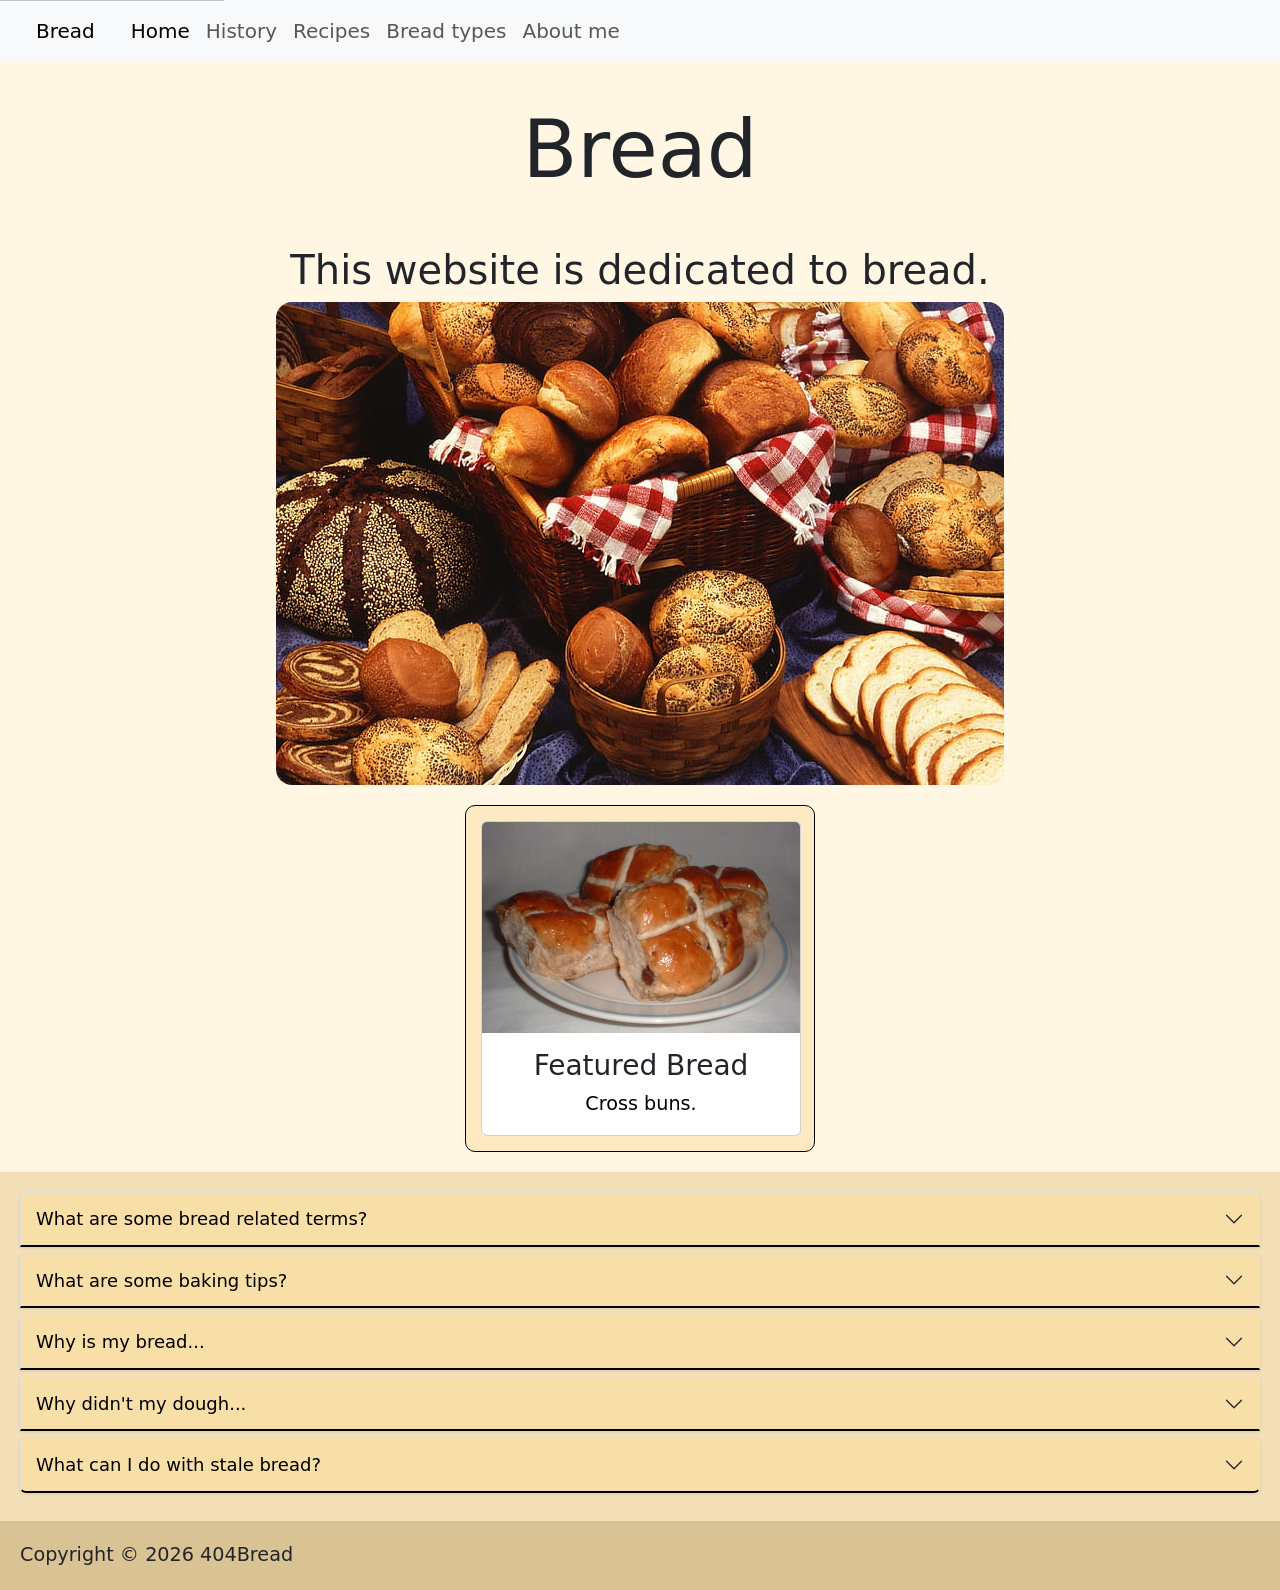
<file: Etusivu/index.html>
<!DOCTYPE html>
    <html lang="en-US"> 
    <head>
      <meta charset="UTF-8">
      <meta name="viewport" content="width=device-width, initial-scale=1">
        <title>Information regarding bread</title>
        <link href="https://cdn.jsdelivr.net/npm/bootstrap@5.3.8/dist/css/bootstrap.min.css" rel="stylesheet" integrity="sha384-sRIl4kxILFvY47J16cr9ZwB07vP4J8+LH7qKQnuqkuIAvNWLzeN8tE5YBujZqJLB" crossorigin="anonymous">
    <script src="https://cdn.jsdelivr.net/npm/bootstrap@5.3.8/dist/js/bootstrap.bundle.min.js" integrity="sha384-FKyoEForCGlyvwx9Hj09JcYn3nv7wiPVlz7YYwJrWVcXK/BmnVDxM+D2scQbITxI" crossorigin="anonymous"></script>
     <link rel="stylesheet" href="style.css">
    </head>
    <body>
        <a href="#main-content" class="skip-link">Skip to main content</a>
        <!-- Navbar -->
           <nav class="navbar navbar-expand-lg navbar-light bg-light">
  <div class="container-fluid">
    <a class="navbar-brand">Bread</a>
    <button class="navbar-toggler" type="button" data-bs-toggle="collapse" data-bs-target="#navbarNav" aria-controls="navbarNav" aria-expanded="false" aria-label="Toggle navigation">
      <span class="navbar-toggler-icon"></span>
    </button>
    <div class="collapse navbar-collapse" id="navbarNav">
      <ul class="navbar-nav me-auto mb-2 mb-lg-0">
        <li class="nav-item"><a class="nav-link active" aria-current="page">Home</a></li>
        <li class="nav-item"><a class="nav-link" href="../historia/history.html">History</a></li>
        <li class="nav-item"><a class="nav-link" href="../Recipes/reseptit.html">Recipes</a></li>
         <li class="nav-item"><a class="nav-link" href="../Breadtypes/types.html">Bread types</a></li>
         <li class="nav-item"><a class="nav-link" href="../Aboutme/aboutme.html">About me</a></li>
      </ul>
    </div>
  </div>
</nav>
<div class="text-center">
<!-- Main -->
   <main id="main-content">
        <section class="hero-section">
        <h1 class="display-1">Bread</h1>
        </section>
        <h2>This website is dedicated to bread.</h2>
        <img src="kuvat/different-breads.jpg" alt="Different types of bread" class="responsive-image img-fluid rounded-4">

</main>

<section class="featured-section">
<div class="card" style="width: 20rem;">
  <img src="breadpics/Hot_cross_buns.jpg" class="card-img-top" alt="Hot cross buns">
  <div class="card-body">
    <h3 class="card-title">Featured Bread</h3>
    <p class="card-text">Cross buns.</p>
    
</div>
  </div>
  </section>
</div>

<section class="faq-section">
<div class="accordion" id="faqAccordion">
  <div class="accordion-item">
    <h3 class="accordion-header">
<button class="accordion-button collapsed" type="button" data-bs-toggle="collapse" data-bs-target="#collapseTerms" aria-expanded="false">    
  <!-- Bread terms -->
    What are some bread related terms?
      </button>
    </h3>
    <div id="collapseTerms" class="accordion-collapse collapse" data-bs-parent="#faqAccordion">
      <div class="accordion-body">
        <strong>There's actually quite a few terms...</strong>
        <ul>
          <li><b>Autolyse</b> = Technique where water and flour are mixed together and allowed to rest before adding other ingredients. This way the dough becomes smoother and requires less mechanical kneading.</li>
                <li><b>Proofing</b> = The stage where bread rises. Bread can under-proof or over-proof based on time. In under-proofing bread hasn't gotten enough fermentation time, while in over-proofing it has gotten too much time.</li>
                <li><b>Scoring</b> = Process where one makes shallow cuts in proofed dough before baking. It prevents random tearing, but it is also used as a way to stylize bread.</li>
                <li><b>Ear</b> = Raised flap of crust, often seen in sourdough breads.</li>
                <li><b>Oven spring</b> = Quick rise and expansion of dough during the first 10-15 minutes of baking, before the crust hardens. Can increase the volume of bread by up to 30%</li>
                <li><b>Baker's percentage (or Baker's Math)</b> = Perhaps not so common term, but still interesting one in my opinion. It's a method of expressing ingredient proportions in baking, all ingredients are expressed as a percentage of the total flour weight:</li>
                </ul>
                <p>E.g., 1000g flour = 100%. 700g water = 70%. Because 700:1000 = 0.7 = 70%.  In baker's math the percentage always goes over 100%</p>

        
      </div>
    </div>
  </div>

  <div class="accordion-item">
    <h3 class="accordion-header">
      <button class="accordion-button collapsed" type="button" data-bs-toggle="collapse" data-bs-target="#collapseTips" aria-expanded="false">
        <!-- Baking tips -->
        What are some baking tips?
      </button>
    </h3>
    <div id="collapseTips" class="accordion-collapse collapse" data-bs-parent="#faqAccordion">
      <div class="accordion-body">
        <strong>Answer</strong>
        <ol type="1">
  <li>
    Measuring ingredients is the most important thing when baking.
    <ol type="a">
      <li>Too much flour makes the bread dry.</li>
      <li>Too much yeast causes dough to rise too quickly.</li>
      <li>Too much water causes the bread to flatten.</li>
    </ol>
  </li>
  <li>
    Timing is also important. Besides the cooking time, allowing the bread to rise is important.
    <ol type="a">
      <li>Sourdoughs are usually slightly underproofed.</li>
      <li>Focaccia doesn't care about longer proofing.</li>
    </ol>
  </li>
</ol>
      </div>
    </div>
  
  </div>
  
 <div class="accordion-item">
    <h3 class="accordion-header">
      <button class="accordion-button collapsed" type="button" data-bs-toggle="collapse" data-bs-target="#collapseQuestions" aria-expanded="false">
        <!-- Bread related questions -->
        Why is my bread...
      </button>
    </h3>
    <div id="collapseQuestions" class="accordion-collapse collapse" data-bs-parent="#faqAccordion">
      <div class="accordion-body">
     <ul>
            <li>
            <strong>Q: Why is my bread hollow inside?</strong>
            <p>A: Most likely the bread is under-proofed. This can lead to a dense and hollow interior.</p>
            </li>
                <li><strong>Q: Why is my bread flat?</strong>
                <p>A: This can happen if the bread is over-proofed.</p>
                </li>
                <li><strong>Q: Why is my bread gummy?</strong>
                <p>A: The bread is most likely under-baked, underfermented or there's too much moisture in the dough.</p>
                </li>
                <li><strong>Q: Why is my bread hard after baking?</strong>
                <p>A: The bread is probably over-baked or the oven temperature was too high.</p>
                </li>
    </ul>
</div>
      </div>
</div>
<div class="accordion-item">
    <h3 class="accordion-header">
      <button class="accordion-button collapsed" type="button" data-bs-toggle="collapse" data-bs-target="#collapseDoughQuestions" aria-expanded="false">
        <!-- Dough related questions -->
        Why didn't my dough...
        </button>
        </h3>
       <div id="collapseDoughQuestions" class="accordion-collapse collapse" data-bs-parent="#faqAccordion">
      <div class="accordion-body">
      <ul>
        <li>
          <strong>Q: Why didn't my dough rise?</strong>
          <p>A: The most common causes for this are expired or dead yeast, and liquid that is too cold or hot.</p>
        </li>
        <li>
          <strong>Q: Why didn't my dough stretch?</strong>
          <p>A: The lack of stretching can be caused by low hydration, over-kneading, wrong flour type or inadequate resting time.</p>
        </li>
       <li>
        <strong>Q: Why didn't my dough brown?</strong>
        <p>A: The dough fails to brown if the oven temperature is too low, or the dough is either over-proofed or under-proofed.</p>
       </li> 
      </ul>
      </div>
    </div>
    </div>
    <div class="accordion-item">
    <h3 class="accordion-header">
      <button class="accordion-button collapsed" type="button" data-bs-toggle="collapse" data-bs-target="#collapseStaleBread" aria-expanded="false">
        <!-- Stale bread related questions -->
        What can I do with stale bread?
        </button>
        </h3>
       <div id="collapseStaleBread" class="accordion-collapse collapse" data-bs-parent="#faqAccordion">
      <div class="accordion-body">
        <ul>
          <strong>Here's a few ideas on what you can do with stale bread:</strong>
          <li>Cut it to make crutons.</li>
          <li>Crumble it for bread crumbs, which can be used to coat fried foods.</li>
          <li>Dip it in fondue.</li>
          <li>Make french toast.</li>
          <p>You can also try to revive it. One way is to moisten it with water and reheating it in the oven. </p>
        </ul>
        </div>
        </div>
        </div>
</div>
</section>
<!-- Footer -->
<footer class="footer-section">Copyright © 2026 404Bread</footer>
  </body>
  </html>
</file>
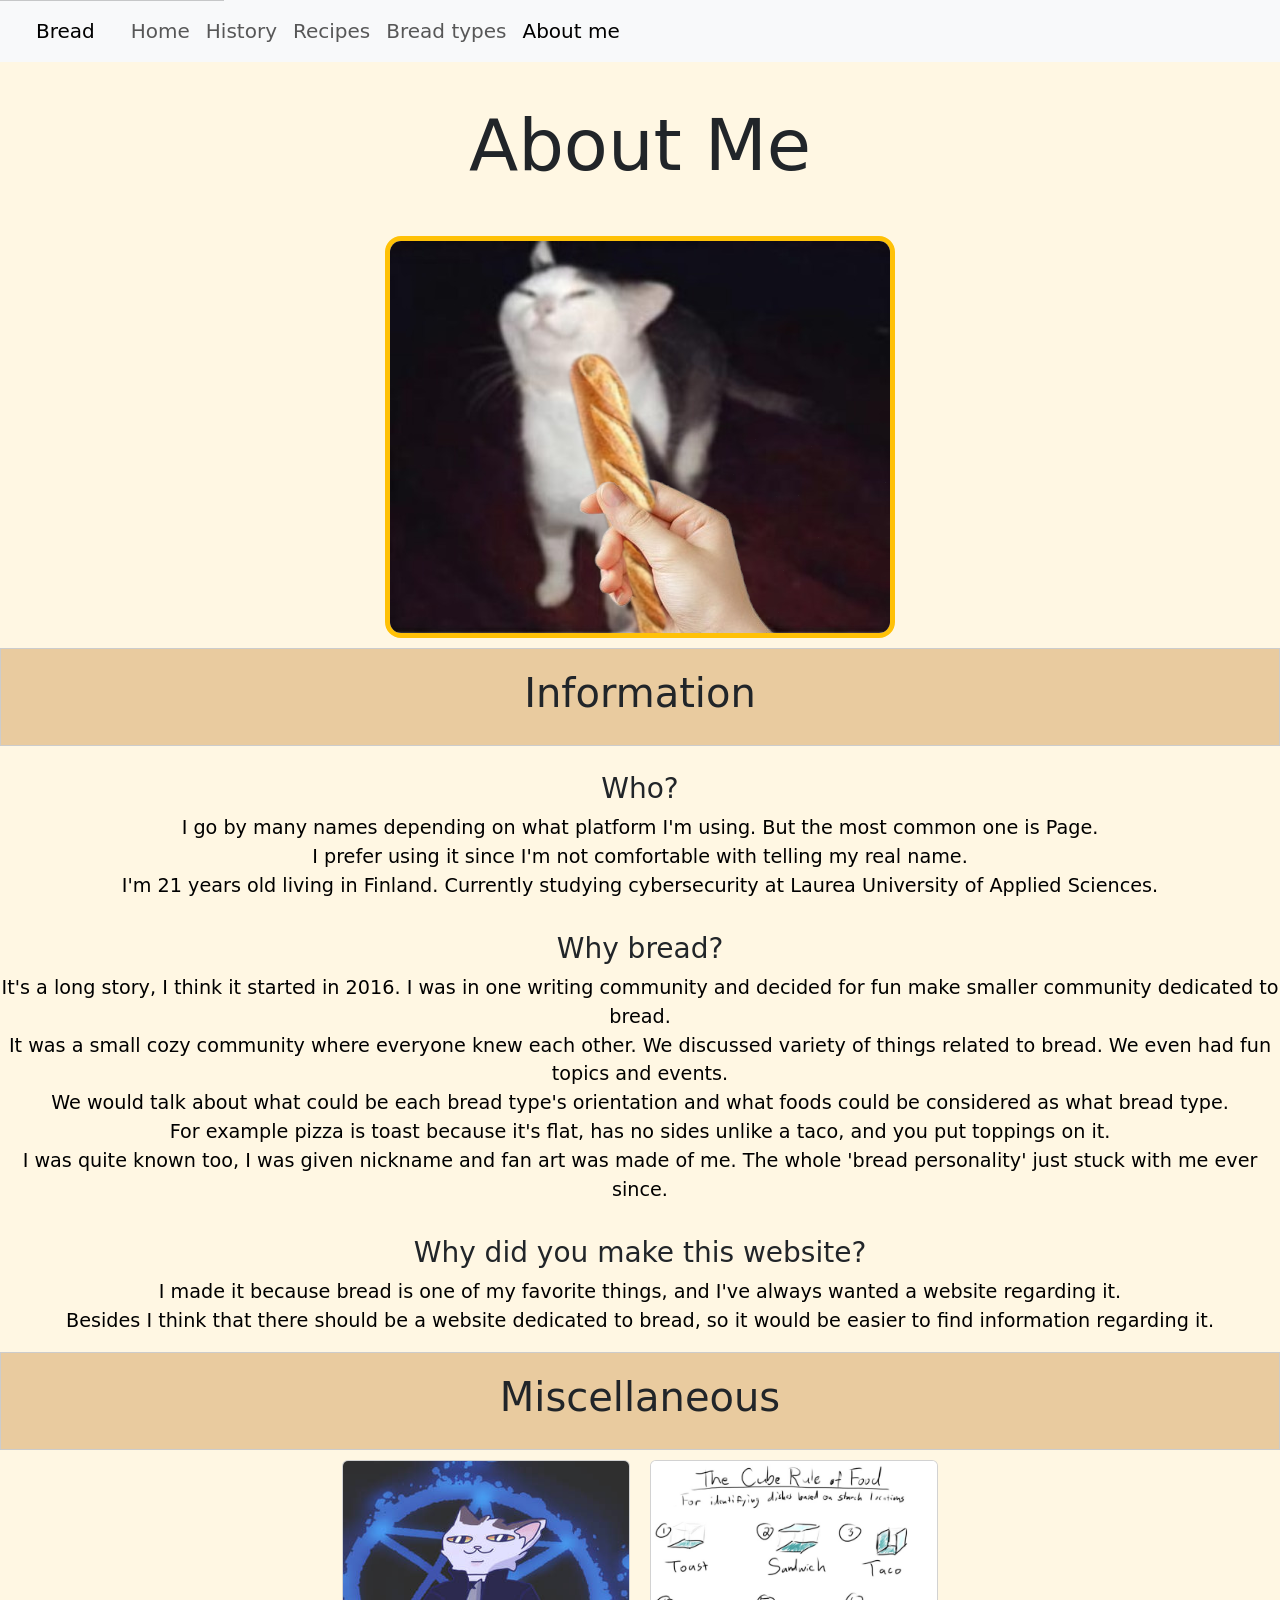
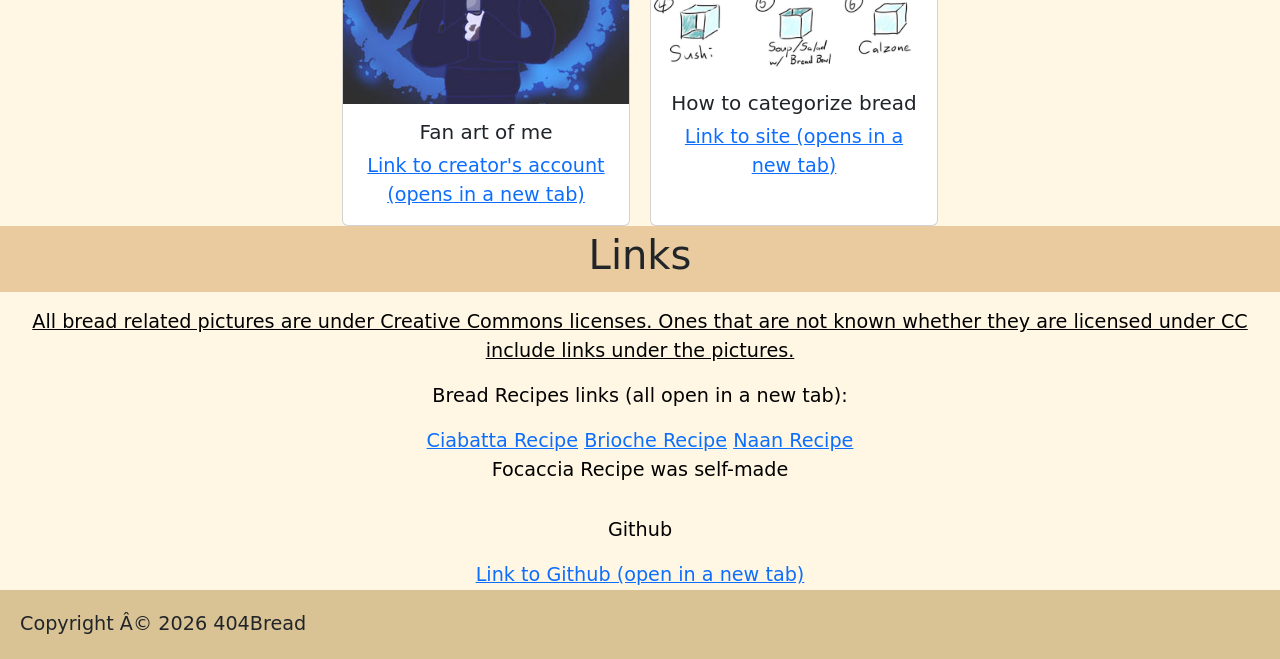
<file: About me/aboutme.html>
<!DOCTYPE html>
    <html lang="en-US"> 
    <head>
      <meta name="viewport" content="width=device-width, initial-scale=1">
        <title>About Me</title>
        <link href="https://cdn.jsdelivr.net/npm/bootstrap@5.3.8/dist/css/bootstrap.min.css" rel="stylesheet" integrity="sha384-sRIl4kxILFvY47J16cr9ZwB07vP4J8+LH7qKQnuqkuIAvNWLzeN8tE5YBujZqJLB" crossorigin="anonymous">
    <script src="https://cdn.jsdelivr.net/npm/bootstrap@5.3.8/dist/js/bootstrap.bundle.min.js" integrity="sha384-FKyoEForCGlyvwx9Hj09JcYn3nv7wiPVlz7YYwJrWVcXK/BmnVDxM+D2scQbITxI" crossorigin="anonymous"></script>
     <link rel="stylesheet" href="aboutme.css">
    </head>
    <body>
        <a href="#main-content" class="skip-link">Skip to main content</a>
           <nav class="navbar navbar-expand-lg navbar-light bg-light">
  <div class="container-fluid">
    <a class="navbar-brand nav-link" href="../Etusivu/">Bread</a>
    <button class="navbar-toggler" type="button" data-bs-toggle="collapse" data-bs-target="#navbarNav" aria-controls="navbarNav" aria-expanded="false" aria-label="Toggle navigation">
      <span class="navbar-toggler-icon"></span>
    </button>
    <div class="collapse navbar-collapse" id="navbarNav">
      <ul class="navbar-nav me-auto mb-2 mb-lg-0">
        <li class="nav-item"><a class="nav-link" href="../Etusivu/">Home</a></li>
        <li class="nav-item"><a class="nav-link" href="../historia/history.html">History</a></li>
        <li class="nav-item"><a class="nav-link" href="../Recipes/reseptit.html">Recipes</a></li>
         <li class="nav-item"><a class="nav-link" href="../Breadtypes/types.html">Bread types</a></li>
        <li class="nav-item"><a class="nav-link active" aria-current="page">About me</a></li>
      </ul>
    </div>
  </div>
</nav>
 <main id="main-content">
<div class="text-center">
   
<section class="hero-section">
  <h1>About Me</h1>
  </section>    
  <img src="aboutmepics/bread cat.png" alt="Hand pointing a baguette at a cat" class="responsive-image img-fluid rounded-4 border border-warning border-5">
    
    </div>
    <div class="content-box text-center">
        <h2>Information</h2>
        </div>
       <div class="grid text-center">
         <div class="p-2"> </div>
        <div class="box1">
            <h3>Who?</h3>
            <p>I go by many names depending on what platform I'm using. But the most common one is Page. <br>
                I prefer using it since I'm not comfortable with telling my real name. <br>
                I'm 21 years old living in Finland. Currently studying cybersecurity at Laurea University of Applied Sciences.</p>
        </div>
         <div class="p-2"> </div>
        <div class="box2">
            <h3>Why bread?</h3>
            <p>It's a long story, I think it started in 2016. I was in one writing community and decided for fun make smaller community dedicated to bread.<br>
            It was a small cozy community where everyone knew each other. We discussed variety of things related to bread. We even had fun topics and events. <br>
        We would talk about what could be each bread type's orientation and what foods could be considered as what bread type. <br>
        For example pizza is toast because it's flat, has no sides unlike a taco, and you put toppings on it.<br>
        I was quite known too, I was given nickname and fan art was made of me. The whole 'bread personality' just stuck with me ever since.
    </p>
        </div>
         <div class="p-2"> </div>
        <div class="box3">
            <h3>Why did you make this website?</h3>
            <p>I made it because bread is one of my favorite things, and I've always wanted a website regarding it. <br>
            Besides I think that there should be a website dedicated to bread, so it would be easier to find information regarding it.
            </p>
            
        </div>
        
     <div class="content-box text-center">
        <h2>Miscellaneous</h2>
     </div>
<section class="Miscellaneous-section">
<div class="card" style="width: 18rem;">
  <img src="aboutmepics/stabby_cat_by_0bsidiancricket_dddq3vu-375w.jpg" class="card-img-top" alt="Stabby cat with a knife in its paw">
  <div class="card-body">
    <h5 class="card-title">Fan art of me</h5>
        <a href="https://www.deviantart.com/0bsidiancricket/art/Stabby-Cat-809113386" target="_blank" rel="noopener noreferrer" class="card-link">Link to creator's account (opens in a new tab)</a>
    
  
</div>

  </div>
 
  <div class="card" style="width: 18rem;">
  <img src="aboutmepics/15_cube_rule.jpg" class="card-img-top" alt="The Cube Rule of Food">
  <div class="card-body">
    <h5 class="card-title">How to categorize bread</h5>
        <a href="https://cuberule.com/" target="_blank" rel="noopener noreferrer" class="card-link">Link to site (opens in a new tab)</a>
  </div>
  </div>
</section>
</div>
     <div class="content-box-1 text-center">
        <h2>Links</h2>
        </div>
         <div class="p-2"> </div>
        <section class="Links-section text-center">
        <p class="text-decoration-underline fw-medium">All bread related pictures are under Creative Commons licenses. Ones that are not known whether they are licensed under CC include links under the pictures.</p>
        <p>Bread Recipes links (all open in a new tab):</p>
        <a href="https://www.k-ruoka.fi/reseptit/ciabatta-italialainen-leipa-suomalaiseen-tapaan" target="_blank" rel="noopener noreferrer">Ciabatta Recipe</a>
        <a href="https://www.valio.fi/reseptit/briossit/" target="_blank" rel="noopener noreferrer">Brioche Recipe</a>
        <a href="https://www.k-ruoka.fi/reseptit/naanleipa" target="_blank" rel="noopener noreferrer">Naan Recipe</a>
        
        
        <p>Focaccia Recipe was self-made</p>
         <div class="p-2"> </div>
     
        <p>Github</p> 
        <a href="https://github.com/404Bread" target="_blank" rel="noopener noreferrer">Link to Github (open in a new tab)</a>
     </section>    
  </main>
    <footer class="footer-section">Copyright © 2026 404Bread</footer>
</body>
</html>
</file>
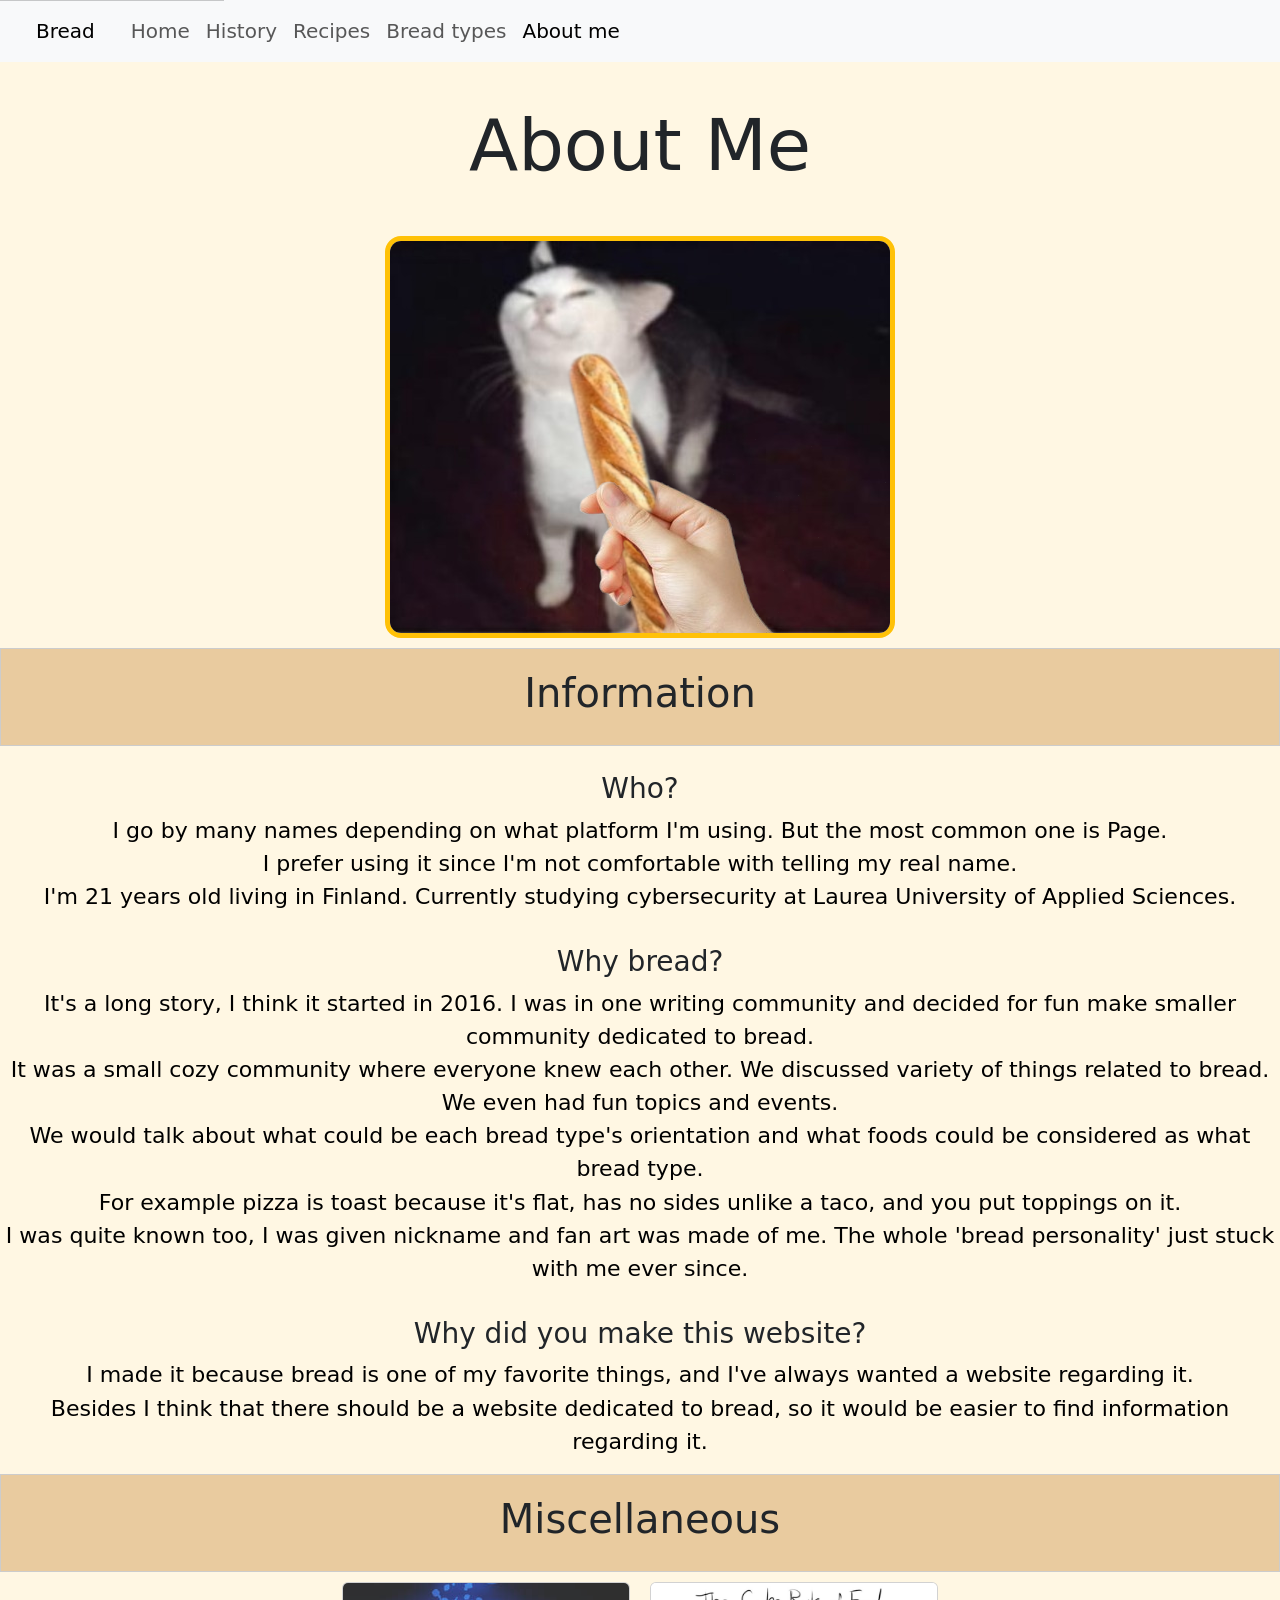
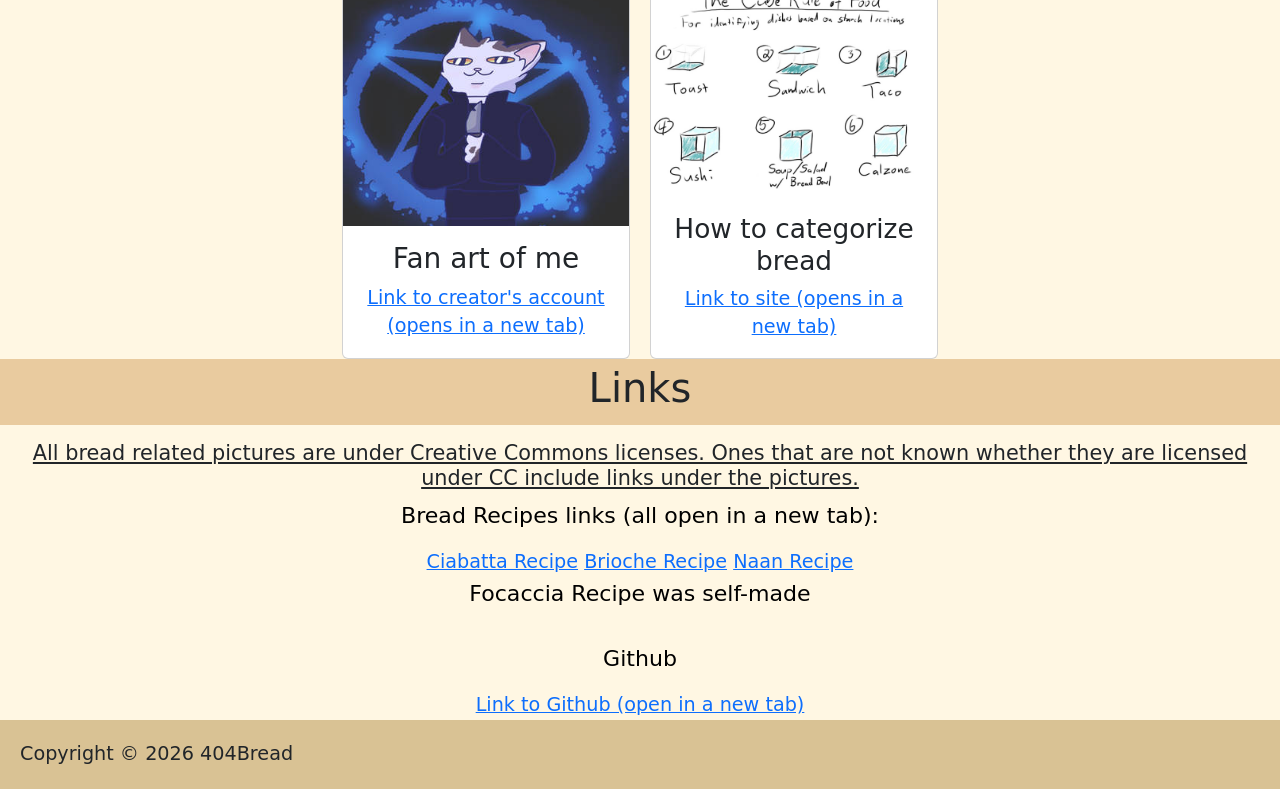
<file: Aboutme/aboutme.html>
<!DOCTYPE html>
    <html lang="en-US"> 
    <head>
      <meta charset="UTF-8">
      <meta name="viewport" content="width=device-width, initial-scale=1">
        <title>About Me</title>
        <link href="https://cdn.jsdelivr.net/npm/bootstrap@5.3.8/dist/css/bootstrap.min.css" rel="stylesheet" integrity="sha384-sRIl4kxILFvY47J16cr9ZwB07vP4J8+LH7qKQnuqkuIAvNWLzeN8tE5YBujZqJLB" crossorigin="anonymous">
    <script src="https://cdn.jsdelivr.net/npm/bootstrap@5.3.8/dist/js/bootstrap.bundle.min.js" integrity="sha384-FKyoEForCGlyvwx9Hj09JcYn3nv7wiPVlz7YYwJrWVcXK/BmnVDxM+D2scQbITxI" crossorigin="anonymous"></script>
     <link rel="stylesheet" href="aboutme.css">
    </head>
    <body>
        <a href="#main-content" class="skip-link">Skip to main content</a>
        <!-- Navbar -->
           <nav class="navbar navbar-expand-lg navbar-light bg-light">
  <div class="container-fluid">
    <a class="navbar-brand nav-link" href="../Etusivu/">Bread</a>
    <button class="navbar-toggler" type="button" data-bs-toggle="collapse" data-bs-target="#navbarNav" aria-controls="navbarNav" aria-expanded="false" aria-label="Toggle navigation">
      <span class="navbar-toggler-icon"></span>
    </button>
    <div class="collapse navbar-collapse" id="navbarNav">
      <ul class="navbar-nav me-auto mb-2 mb-lg-0">
        <li class="nav-item"><a class="nav-link" href="../Etusivu/">Home</a></li>
        <li class="nav-item"><a class="nav-link" href="../historia/history.html">History</a></li>
        <li class="nav-item"><a class="nav-link" href="../Recipes/reseptit.html">Recipes</a></li>
         <li class="nav-item"><a class="nav-link" href="../Breadtypes/types.html">Bread types</a></li>
        <li class="nav-item"><a class="nav-link active" aria-current="page">About me</a></li>
      </ul>
    </div>
  </div>
</nav>
<!-- Main -->
 <main id="main-content">
<div class="text-center">
   
<section class="hero-section">
  <h1>About Me</h1>
  </section>    
  <img src="aboutmepics/bread_cat.png" alt="Hand pointing a baguette at a cat" class="responsive-image img-fluid rounded-4 border border-warning border-5">
    
    </div>
    <!-- Information -->
    <div class="content-box text-center">
        <h2>Information</h2>
        </div>
       <div class="grid text-center">
         <div class="p-2"> </div>
        <div class="box1">
            <h3>Who?</h3>
            <p>I go by many names depending on what platform I'm using. But the most common one is Page. <br>
                I prefer using it since I'm not comfortable with telling my real name. <br>
                I'm 21 years old living in Finland. Currently studying cybersecurity at Laurea University of Applied Sciences.</p>
        </div>
         <div class="p-2"> </div>
        <div class="box2">
            <h3>Why bread?</h3>
            <p>It's a long story, I think it started in 2016. I was in one writing community and decided for fun make smaller community dedicated to bread.<br>
            It was a small cozy community where everyone knew each other. We discussed variety of things related to bread. We even had fun topics and events. <br>
        We would talk about what could be each bread type's orientation and what foods could be considered as what bread type. <br>
        For example pizza is toast because it's flat, has no sides unlike a taco, and you put toppings on it.<br>
        I was quite known too, I was given nickname and fan art was made of me. The whole 'bread personality' just stuck with me ever since.
    </p>
        </div>
         <div class="p-2"> </div>
        <div class="box3">
            <h3>Why did you make this website?</h3>
            <p>I made it because bread is one of my favorite things, and I've always wanted a website regarding it. <br>
            Besides I think that there should be a website dedicated to bread, so it would be easier to find information regarding it.
            </p>
            
        </div>
        <!-- Miscellaneous -->
     <div class="content-box text-center">
        <h2>Miscellaneous</h2>
     </div>
<section class="Miscellaneous-section">
<div class="card" style="width: 18rem;">
  <img src="aboutmepics/stabby_cat_by_0bsidiancricket_dddq3vu-375w.jpg" class="card-img-top" alt="Stabby cat with a knife in its paw">
  <div class="card-body">
    <h3 class="card-title">Fan art of me</h3>
        <a href="https://www.deviantart.com/0bsidiancricket/art/Stabby-Cat-809113386" target="_blank" rel="noopener noreferrer" class="card-link">Link to creator's account (opens in a new tab)</a>
    
  
</div>

  </div>
 <!-- How to categorize bread -->

  <div class="card" style="width: 18rem;">
  <img src="aboutmepics/15_cube_rule.jpg" class="card-img-top" alt="The Cube Rule of Food">
  <div class="card-body">
    <h4 class="card-title categorize-bread">How to categorize bread</h4>
        <a href="https://cuberule.com/" target="_blank" rel="noopener noreferrer" class="card-link">Link to site (opens in a new tab)</a>
  </div>
  </div>
</section>
</div>
 <!-- Links -->

     <div class="content-box-1 text-center">
        <h2>Links</h2>
        </div>
         <div class="p-2"> </div>
        <section class="Links-section text-center">
        <h3 class="text-decoration-underline fw-medium CC-title">All bread related pictures are under Creative Commons licenses. Ones that are not known whether they are licensed under CC include links under the pictures.</h3>
        <p>Bread Recipes links (all open in a new tab):</p>
        <a href="https://www.k-ruoka.fi/reseptit/ciabatta-italialainen-leipa-suomalaiseen-tapaan" target="_blank" rel="noopener noreferrer">Ciabatta Recipe</a>
        <a href="https://www.valio.fi/reseptit/briossit/" target="_blank" rel="noopener noreferrer">Brioche Recipe</a>
        <a href="https://www.k-ruoka.fi/reseptit/naanleipa" target="_blank" rel="noopener noreferrer">Naan Recipe</a>
        
        
        <p>Focaccia Recipe was self-made</p>
         <div class="p-2"> </div>
     
        <p>Github</p> 
        <a href="https://github.com/404Bread" target="_blank" rel="noopener noreferrer">Link to Github (open in a new tab)</a>
     </section>    
  </main>
  <!-- Footer -->
    <footer class="footer-section">Copyright © 2026 404Bread</footer>
</body>
</html>
</file>
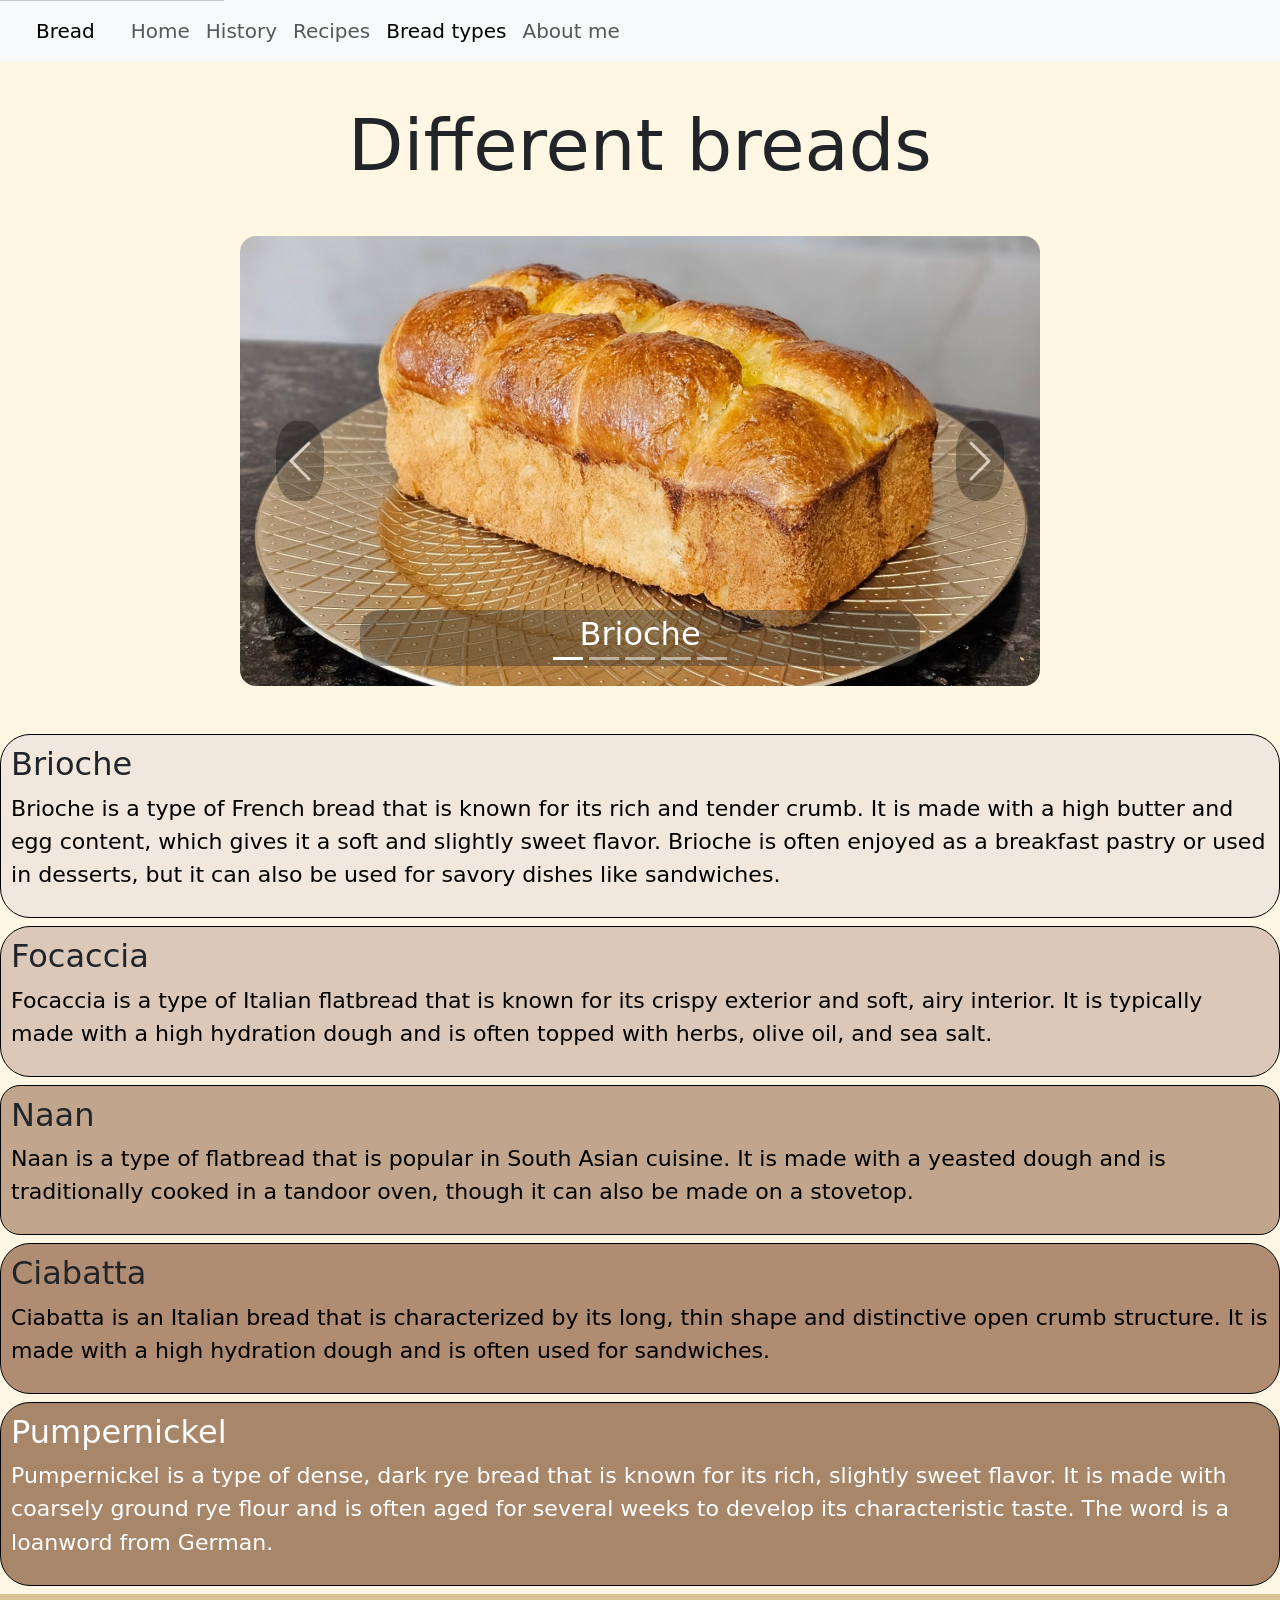
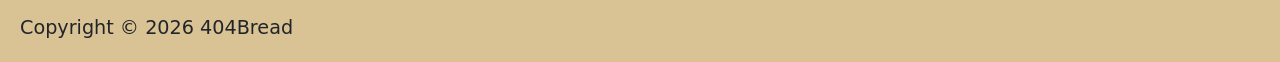
<file: Breadtypes/types.html>
<!DOCTYPE html>
    <html lang="en-US"> 
    <head>
      <meta charset="UTF-8">
      <meta name="viewport" content="width=device-width, initial-scale=1">
        <title>Bread Types</title>
        <link href="https://cdn.jsdelivr.net/npm/bootstrap@5.3.8/dist/css/bootstrap.min.css" rel="stylesheet" integrity="sha384-sRIl4kxILFvY47J16cr9ZwB07vP4J8+LH7qKQnuqkuIAvNWLzeN8tE5YBujZqJLB" crossorigin="anonymous">
    <script src="https://cdn.jsdelivr.net/npm/bootstrap@5.3.8/dist/js/bootstrap.bundle.min.js" integrity="sha384-FKyoEForCGlyvwx9Hj09JcYn3nv7wiPVlz7YYwJrWVcXK/BmnVDxM+D2scQbITxI" crossorigin="anonymous"></script>
    <link rel="stylesheet" href="types.css">
    </head>
    <body>
      <a href="#main-content" class="skip-link">Skip to main content</a>
      <!-- Navbar -->
           <nav class="navbar navbar-expand-lg navbar-light bg-light">
  <div class="container-fluid">
    <a class="navbar-brand nav-link" href="../Etusivu/">Bread</a>
    <button class="navbar-toggler" type="button" data-bs-toggle="collapse" data-bs-target="#navbarNav" aria-controls="navbarNav" aria-expanded="false" aria-label="Toggle navigation">
      <span class="navbar-toggler-icon"></span>
    </button>
    <div class="collapse navbar-collapse" id="navbarNav">
      <ul class="navbar-nav me-auto mb-2 mb-lg-0">
        <li class="nav-item"><a class="nav-link" href="../Etusivu/">Home</a></li>
        <li class="nav-item"><a class="nav-link" href="../historia/history.html">History</a></li>
        <li class="nav-item"><a class="nav-link" href="../Recipes/reseptit.html">Recipes</a></li>
         <li class="nav-item"><a class="nav-link active" aria-current="page">Bread types</a></li>
         <li class="nav-item"><a class="nav-link" href="../Aboutme/aboutme.html">About me</a></li>
      </ul>
    </div>
  </div>
</nav>
<div class="text-center">
  <section class="hero-section">
        <h1>Different breads</h1>
</section>
</div>
<!-- Main -->
  <main id="main-content">
<!-- Carousel buttons and slides -->
    <div class="carousel-wrapper">
    <div id="carouselExampleCaptions" class="carousel slide">
  <div class="carousel-indicators">
    <button type="button" data-bs-target="#carouselExampleCaptions" data-bs-slide-to="0" class="active" aria-current="true" aria-label="Slide 1"></button>
    <button type="button" data-bs-target="#carouselExampleCaptions" data-bs-slide-to="1" aria-label="Slide 2"></button>
    <button type="button" data-bs-target="#carouselExampleCaptions" data-bs-slide-to="2" aria-label="Slide 3"></button>
    <button type="button" data-bs-target="#carouselExampleCaptions" data-bs-slide-to="3" aria-label="Slide 4"></button>
    <button type="button" data-bs-target="#carouselExampleCaptions" data-bs-slide-to="4" aria-label="Slide 5"></button>

  </div>
  <!-- Carousel Brioche -->
  <div class="carousel-inner">
    <div class="carousel-item active">
      <img src="breadpics/Brioche.jpg" class="d-block w-100 rounded-4 mx-auto" alt="Loaf of brioche on a round tray">
      <div class="carousel-caption d-none d-md-block">
        <h2>Brioche</h2>
      </div>
    </div>
    <!-- Carousel Focaccia -->
    <div class="carousel-item">
      <img src="breadpics/Focaccia.jpg" class="d-block w-100 rounded-5 mx-auto" alt="Focaccia with sea salt and herbs on top">
      <div class="carousel-caption d-none d-md-block">
        <h2>Focaccia</h2>
      </div>
    </div>
    <!-- Carousel Naan -->
    <div class="carousel-item">
      <img src="breadpics/Naan.jpg" class="d-block w-100 rounded-5 mx-auto" alt="Loaves of naan bread on a plate">
      <div class="carousel-caption d-none d-md-block">
        <h2>Naan</h2>
      </div>
    </div>
    <!-- Carousel Ciabatta -->
     <div class="carousel-item">
      <img src="breadpics/Ciabatta.jpg" class="d-block w-100 rounded-5 mx-auto" alt="Two ciabattas with few slices cut on the side">
      <div class="carousel-caption d-none d-md-block">
        <h2>Ciabatta</h2>
      </div>
    </div>
    <!-- Carousel Pumpernickel -->
  <div class="carousel-item">
      <img src="breadpics/pumpernickel.jpg" class="d-block w-100 rounded-5 mx-auto" alt="Three slices of pumpernickel bread">
      <div class="carousel-caption d-none d-md-block">
        <h2>Pumpernickel</h2>
      </div>
    </div>
  </div>
  <!-- Previous button -->
  <button class="carousel-control-prev" type="button" data-bs-target="#carouselExampleCaptions" data-bs-slide="prev">
    <span class="carousel-control-prev-icon" aria-hidden="true"></span>
    <span class="visually-hidden">Previous</span>
  </button>
  <!-- Next button -->
  <button class="carousel-control-next" type="button" data-bs-target="#carouselExampleCaptions" data-bs-slide="next">
    <span class="carousel-control-next-icon" aria-hidden="true"></span>
    <span class="visually-hidden">Next</span>
  </button>
</div>
</div>
<!-- Brioche information -->
  <div class="p-4"> </div>
<div class="box-one">

<h2>Brioche</h2>
<p>Brioche is a type of French bread that is known for its rich and tender crumb. It is made with a high butter and egg content, which gives it a soft and slightly sweet flavor. Brioche is often enjoyed as a breakfast pastry or used in desserts, but it can also be used for savory dishes like sandwiches.</p>
</div>
<!-- Focaccia information -->

  <div class="p-1"> </div>
<div class="box-two">
<h2>Focaccia</h2>
<p>Focaccia is a type of Italian flatbread that is known for its crispy exterior and soft, airy interior. It is typically made with a high hydration dough and is often topped with herbs, olive oil, and sea salt.</p>
</div>
<!-- Naan information -->

  <div class="p-1"> </div>
<div class="box-three">
<h2>Naan</h2>
<p>Naan is a type of flatbread that is popular in South Asian cuisine. It is made with a yeasted dough and is traditionally cooked in a tandoor oven, though it can also be made on a stovetop.</p>
</div>
<!-- Ciabatta information -->

  <div class="p-1"> </div>
<div class="box-four">
<h2>Ciabatta</h2>
<p>Ciabatta is an Italian bread that is characterized by its long, thin shape and distinctive open crumb structure. It is made with a high hydration dough and is often used for sandwiches.</p>
</div>
<!-- Pumpernickel information -->

  <div class="p-1"> </div>
<div class="box-five">
  <h2 style="color:white"> Pumpernickel</h2>
  <p style="color:white">Pumpernickel is a type of dense, dark rye bread that is known for its rich, slightly sweet flavor. It is made with coarsely ground rye flour and is often aged for several weeks to develop its characteristic taste. The word is a loanword from German.</p>
</div>
  <div class="p-1"> </div>
</main>
<!-- Footer -->
<footer class="footer-section">Copyright © 2026 404Bread</footer>

    </body>
    </html>
</file>
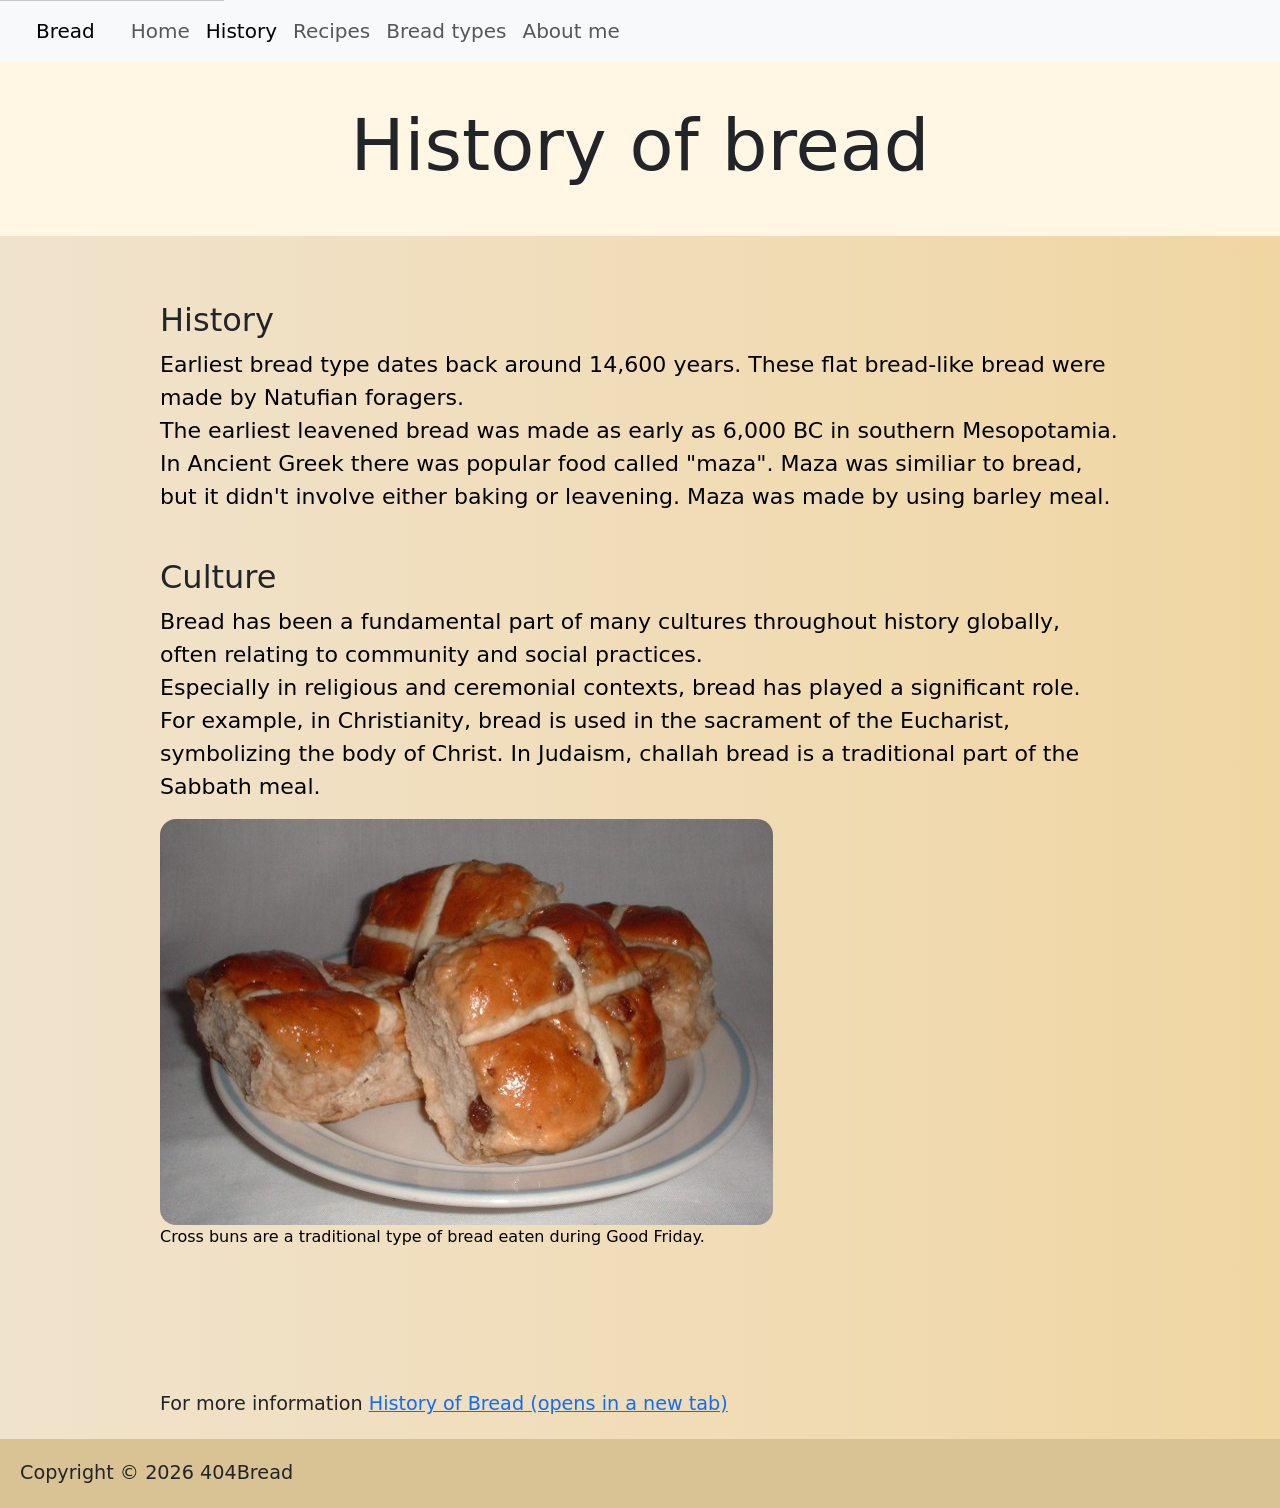
<file: historia/history.html>
<!DOCTYPE html>
    <html lang="en-US"> 
    <head>
      <meta charset="UTF-8">
      <meta name="viewport" content="width=device-width, initial-scale=1">
        <title>Bread History</title>
        <link href="https://cdn.jsdelivr.net/npm/bootstrap@5.3.8/dist/css/bootstrap.min.css" rel="stylesheet" integrity="sha384-sRIl4kxILFvY47J16cr9ZwB07vP4J8+LH7qKQnuqkuIAvNWLzeN8tE5YBujZqJLB" crossorigin="anonymous">
    <script src="https://cdn.jsdelivr.net/npm/bootstrap@5.3.8/dist/js/bootstrap.bundle.min.js" integrity="sha384-FKyoEForCGlyvwx9Hj09JcYn3nv7wiPVlz7YYwJrWVcXK/BmnVDxM+D2scQbITxI" crossorigin="anonymous"></script>
    <link rel="stylesheet" href="historiaulkonako.css">
    </head>
    <body>
      <a href="#main-content" class="skip-link">Skip to main content</a>
      <!-- Navbar -->
           <nav class="navbar navbar-expand-lg navbar-light bg-light">
  <div class="container-fluid">
    <a class="navbar-brand nav-link" href="../Etusivu/">Bread</a>
    <button class="navbar-toggler" type="button" data-bs-toggle="collapse" data-bs-target="#navbarNav" aria-controls="navbarNav" aria-expanded="false" aria-label="Toggle navigation">
      <span class="navbar-toggler-icon"></span>
    </button>
    <div class="collapse navbar-collapse" id="navbarNav">
      <ul class="navbar-nav me-auto mb-2 mb-lg-0">
        <li class="nav-item"><a class="nav-link" href="../Etusivu/">Home</a></li>
        <li class="nav-item"><a class="nav-link active" aria-current="page">History</a></li>
        <li class="nav-item"><a class="nav-link" href="../Recipes/reseptit.html">Recipes</a></li>
         <li class="nav-item"><a class="nav-link" href="../Breadtypes/types.html">Bread types</a></li>
         <li class="nav-item"><a class="nav-link" href="../Aboutme/aboutme.html">About me</a></li>
      </ul>
    </div>
  </div>
</nav>

<div class="text-center">
  <section class="hero-section">
    <h1>History of bread</h1>
    </section>
</div>
<div class="container">
<!-- Main -->
  <main id="main-content">
    <section>
      <h2>History</h2>
      <p>Earliest bread type dates back around 14,600 years. These flat bread-like bread were made by Natufian foragers. <br>
        The earliest leavened bread was made as early as 6,000 BC in southern Mesopotamia. <br>
         In Ancient Greek there was popular food called "maza". Maza was similiar to bread, but it didn't involve either baking or leavening. Maza was made by using barley meal.<br>

    </p>
    </section>

    <section>
      <h2>Culture</h2>
      <p>Bread has been a fundamental part of many cultures throughout history globally, often relating to community and social practices. <br>
        Especially in religious and ceremonial contexts, bread has played a significant role. <br>
        For example, in Christianity, bread is used in the sacrament of the Eucharist, symbolizing the body of Christ. In Judaism, challah bread is a traditional part of the Sabbath meal. <br>
      </p>
      <img src="breadpics/Hot_cross_buns.jpg" alt="Hot cross buns" class="responsive-image img-fluid rounded-4">
      <p class="fs-6">Cross buns are a traditional type of bread eaten during Good Friday.</p>
    </section>

  </main>
 <div class="p-5"> </div>

<!-- Footer -->
  <footer>
    For more information
     <a href="https://www.historyofbread.com/" target="_blank" rel="noopener noreferrer">History of Bread (opens in a new tab)</a>
  </footer>
  </div>
<footer class="footer-section">Copyright © 2026 404Bread</footer>


    </body>
    </html>
</file>
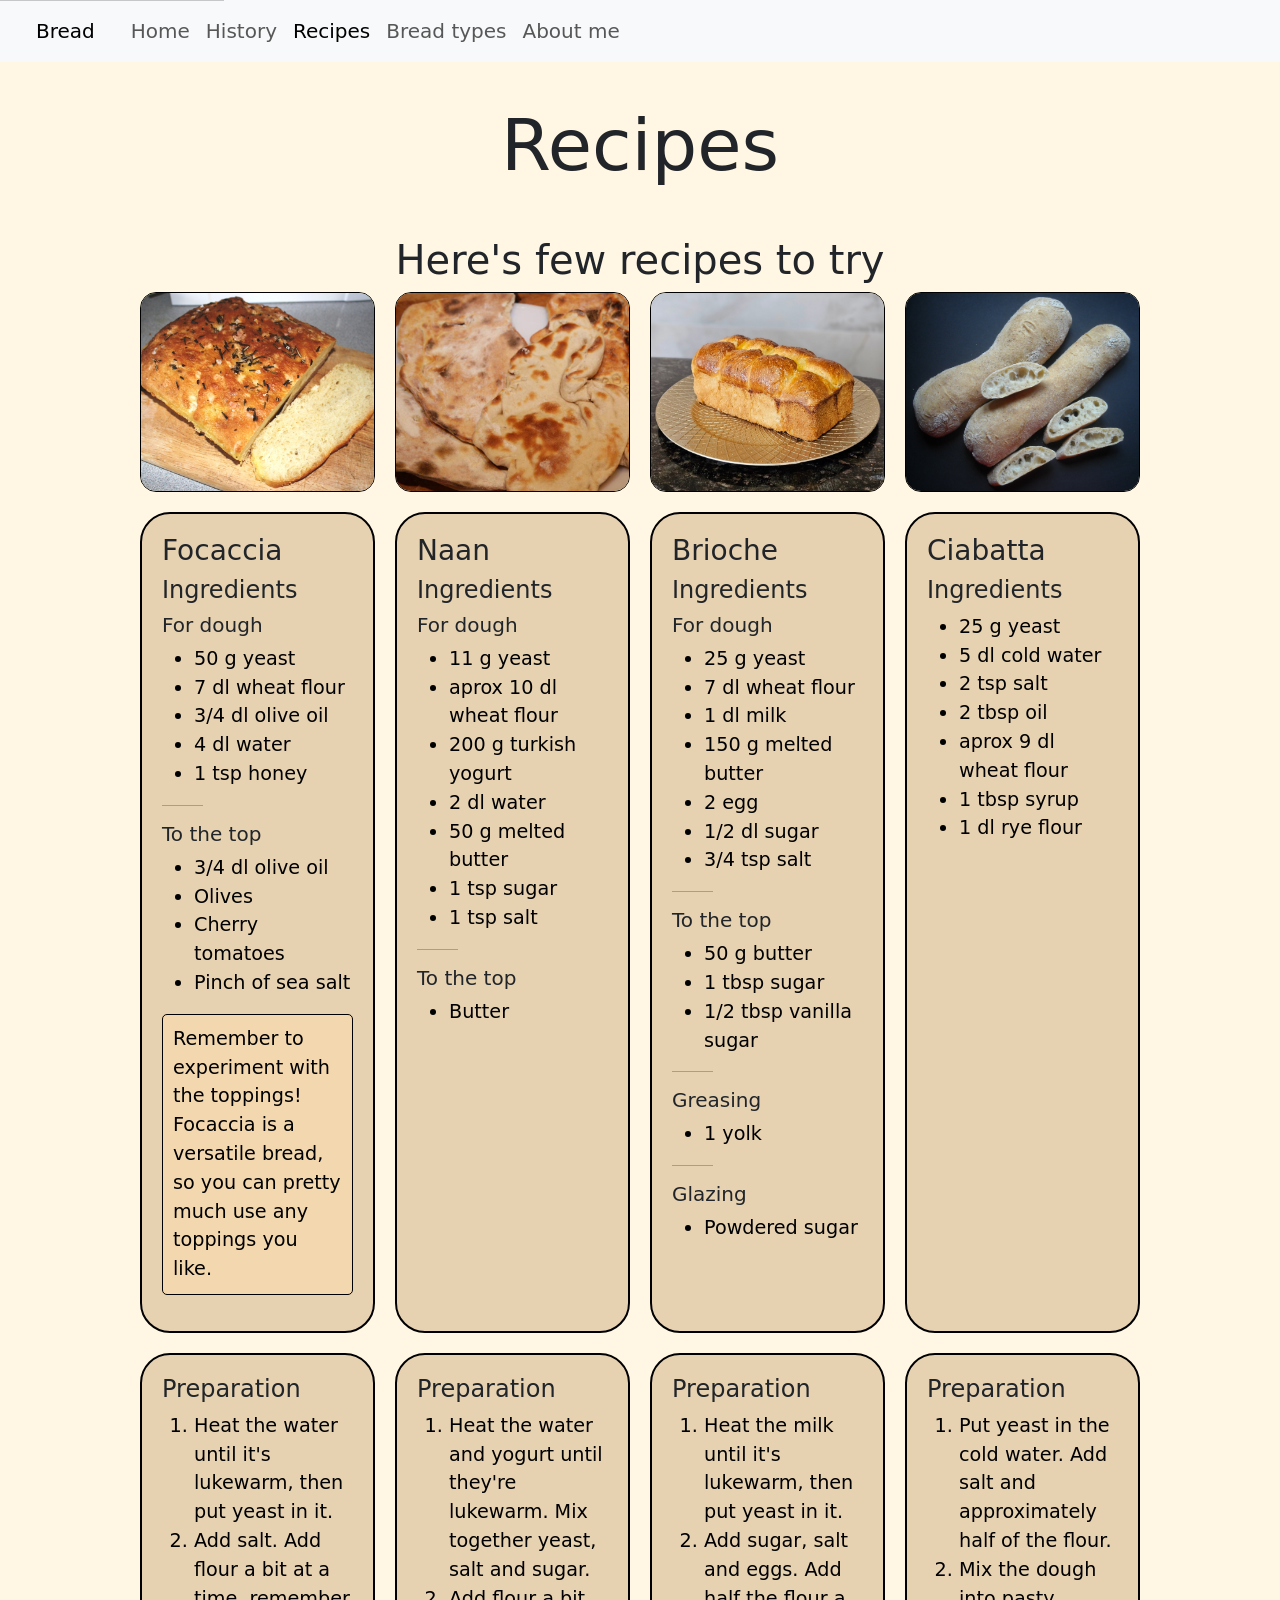
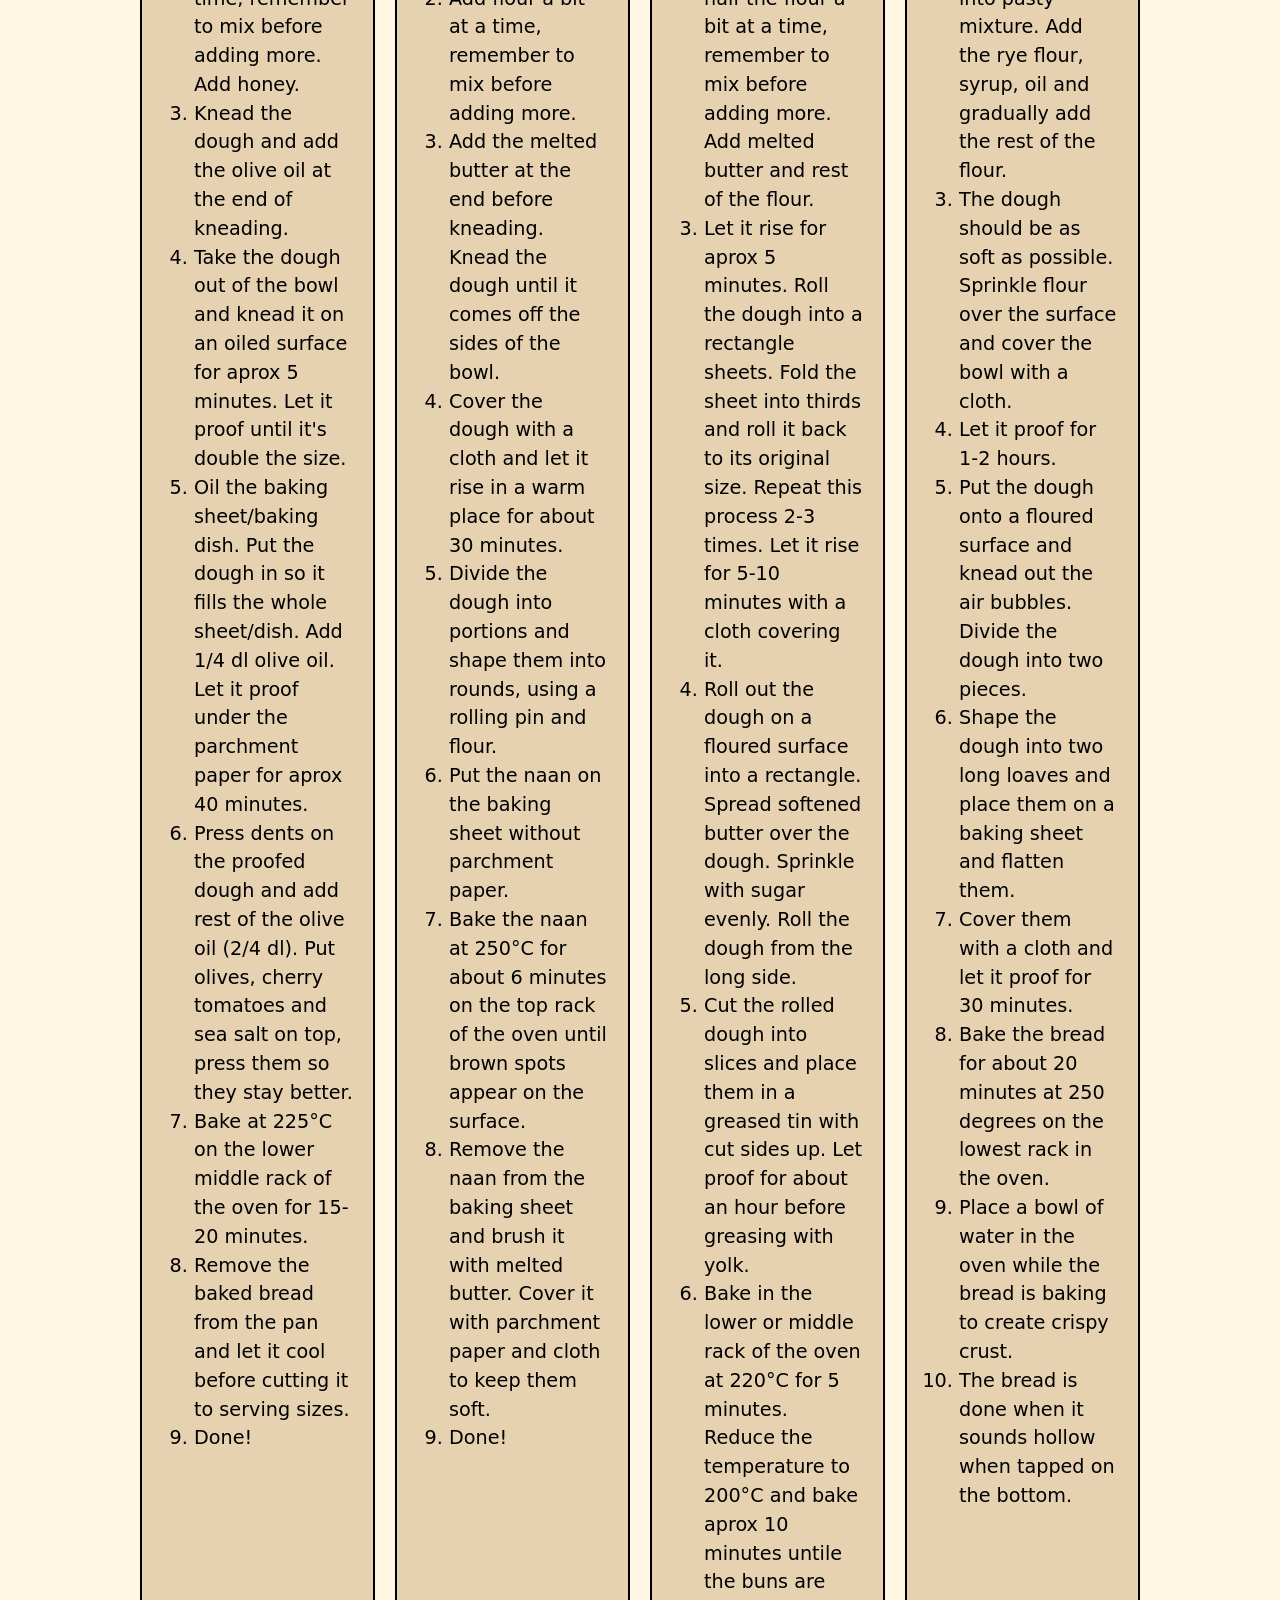
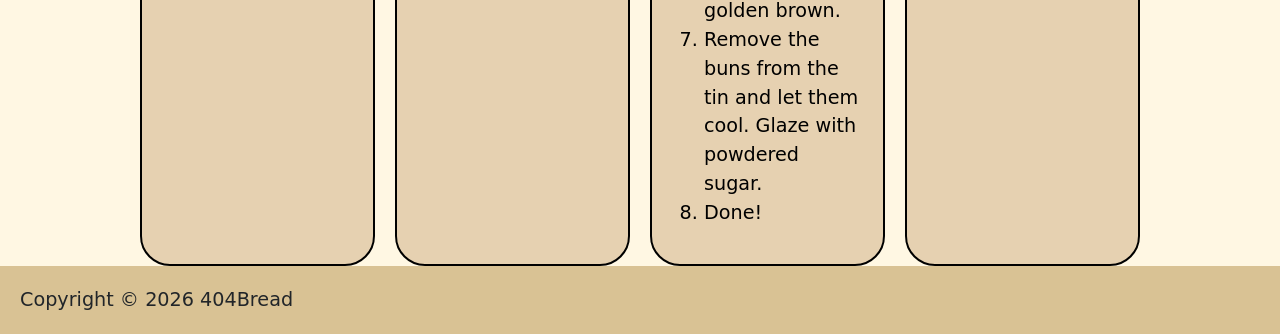
<file: Recipes/reseptit.html>
<!DOCTYPE html>
    <html lang="en-US"> 
    <head>
      <meta charset="UTF-8">
      <meta name="viewport" content="width=device-width, initial-scale=1">
        <title>Bread Recipes</title>
        <link href="https://cdn.jsdelivr.net/npm/bootstrap@5.3.8/dist/css/bootstrap.min.css" rel="stylesheet" integrity="sha384-sRIl4kxILFvY47J16cr9ZwB07vP4J8+LH7qKQnuqkuIAvNWLzeN8tE5YBujZqJLB" crossorigin="anonymous">
    <script src="https://cdn.jsdelivr.net/npm/bootstrap@5.3.8/dist/js/bootstrap.bundle.min.js" integrity="sha384-FKyoEForCGlyvwx9Hj09JcYn3nv7wiPVlz7YYwJrWVcXK/BmnVDxM+D2scQbITxI" crossorigin="anonymous"></script>
    <link rel="stylesheet" href="reseptit.css">
    </head>
    <body>
      <a href="#main-content" class="skip-link">Skip to main content</a>
      <!-- Navbar -->
           <nav class="navbar navbar-expand-lg navbar-light bg-light">
  <div class="container-fluid">
    <a class="navbar-brand nav-link" href="../Etusivu/">Bread</a>
    <button class="navbar-toggler" type="button" data-bs-toggle="collapse" data-bs-target="#navbarNav" aria-controls="navbarNav" aria-expanded="false" aria-label="Toggle navigation">
      <span class="navbar-toggler-icon"></span>
    </button>
    <div class="collapse navbar-collapse" id="navbarNav">
      <ul class="navbar-nav me-auto mb-2 mb-lg-0">
        <li class="nav-item"><a class="nav-link" href="../Etusivu/">Home</a></li>
        <li class="nav-item"><a class="nav-link" href="../historia/history.html">History</a></li>
        <li class="nav-item"><a class="nav-link active" aria-current="page">Recipes</a></li>
         <li class="nav-item"><a class="nav-link" href="../Breadtypes/types.html">Bread types</a></li>
         <li class="nav-item"><a class="nav-link" href="../Aboutme/aboutme.html">About me</a></li>
      </ul>
    </div>
  </div>
</nav>
<!-- Main -->
 <main id="main-content">
<div class="text-center">
  <section class="hero-section">
  <h1>Recipes</h1>
  </section>
  <h2>Here's few recipes to try</h2>
</div>
<div class="grid">
  <img src="breadpics/Focaccia.jpg" alt="Focaccia with sea salt and herbs on top" class="recipe-img img1 img-fluid rounded-4 border border-black">
  <img src="breadpics/Naan.jpg" alt="Loaves of naan bread on a plate" class="recipe-img img2 img-fluid rounded-4 border border-black">
  <img src="breadpics/Brioche.jpg" alt="Loaf of brioche on a round tray" class="recipe-img img3 img-fluid rounded-4 border border-black">
  <img src="breadpics/Ciabatta.jpg" alt="Loaf of ciabatta on a cutting board" class="recipe-img img4 img-fluid rounded-4 border border-black">
  
  <!-- Boxes -->
   <!-- Focaccia recipe -->
  <div class="box-left box1">
    <h3>Focaccia</h3>
    <h4>Ingredients</h4>
    <h5>For dough</h5>
    <ul>
      <li>50 g yeast</li>
      <li>7 dl wheat flour</li>
      <li>3/4 dl olive oil</li>
      <li>4 dl water</li>
      <li>1 tsp honey</li>
      
    </ul>
    <hr>
    <h5>To the top</h5>
    <ul>
      <li>3/4 dl olive oil</li>
      <li>Olives</li>
      <li>Cherry tomatoes</li>
      <li>Pinch of sea salt</li>
    </ul>
    <div class="alert alert-warning" role="alert">
  Remember to experiment with the toppings! Focaccia is a versatile bread, so you can pretty much use any toppings you like.
</div>
  </div>
  
  <div class="box-right box2">
    <h4>Preparation</h4>
    <ol type="1">
      <li>Heat the water until it's lukewarm, then put yeast in it.</li>
      <li>Add salt. Add flour a bit at a time, remember to mix before adding more. Add honey.</li>
      <li>Knead the dough and add the olive oil at the end of kneading.</li>
      <li>Take the dough out of the bowl and knead it on an oiled surface for aprox 5 minutes. Let it proof until it's double the size.</li>
      <li>Oil the baking sheet/baking dish. Put the dough in so it fills the whole sheet/dish. Add 1/4 dl olive oil. Let it proof under the parchment paper for aprox 40 minutes.</li>
      <li>Press dents on the proofed dough and add rest of the olive oil (2/4 dl). Put olives, cherry tomatoes and sea salt on top, press them so they stay better.</li>
      <li>Bake at 225°C on the lower middle rack of the oven for 15-20 minutes.</li>
      <li>Remove the baked bread from the pan and let it cool before cutting it to serving sizes.</li>
      <li>Done!</li>
    </ol>
  </div>
  <!-- Naan recipe -->
  <div class="box-left box3">
    <h3>Naan</h3>
    <h4>Ingredients</h4>
     <h5>For dough</h5>
    <ul>
      <li>11 g yeast</li>
      <li>aprox 10 dl wheat flour</li>
      <li>200 g turkish yogurt</li>
      <li>2 dl water</li>
      <li>50 g melted butter</li>
      <li>1 tsp sugar</li>
      <li>1 tsp salt</li>
      </ul>
      <hr>
      <h5>To the top</h5>
      <ul>
      <li>Butter</li>
    </ul>
  </div>
  
  <div class="box-right box4">
    <h4>Preparation</h4>
    <ol type="1">
      <li>Heat the water and yogurt until they're lukewarm. Mix together yeast, salt and sugar.</li>
      <li>Add flour a bit at a time, remember to mix before adding more.</li>
      <li>Add the melted butter at the end before kneading. Knead the dough until it comes off the sides of the bowl.</li>
      <li>Cover the dough with a cloth and let it rise in a warm place for about 30 minutes.</li>
      <li>Divide the dough into portions and shape them into rounds, using a rolling pin and flour.</li>
      <li>Put the naan on the baking sheet without parchment paper.</li>
      <li>Bake the naan at 250°C for about 6 minutes on the top rack of the oven until brown spots appear on the surface.</li>
      <li>Remove the naan from the baking sheet and brush it with melted butter. Cover it with parchment paper and cloth to keep them soft.</li>
      <li>Done!</li>
    </ol>
  </div>
  <!-- Brioche recipe -->
  <div class="box-left box5">
    <h3>Brioche</h3>
    <h4>Ingredients</h4>
     <h5>For dough</h5>
    <ul>
      <li>25 g yeast</li>
      <li>7 dl wheat flour</li>
      <li>1 dl milk</li>
      <li>150 g melted butter</li>
      <li>2 egg</li>
      <li>1/2 dl sugar</li>
      <li>3/4 tsp salt</li>
      </ul>
      <hr>
      <h5>To the top</h5>
      <ul>
      <li>50 g butter</li>
      <li>1 tbsp sugar</li>
      <li>1/2 tbsp vanilla sugar</li>
      </ul>
      <hr>
      <h5>Greasing</h5>
      <ul>
      <li>1 yolk</li>
  </ul>
      <hr>
      <h5>Glazing</h5>
      <ul>
      <li>Powdered sugar</li>
    </ul>
  </div>
  
  <div class="box-right box6">
    <h4>Preparation</h4>
    <ol type="1">
      <li>Heat the milk until it's lukewarm, then put yeast in it.</li>
      <li>Add sugar, salt and eggs. Add half the flour a bit at a time, remember to mix before adding more. Add melted butter and rest of the flour.</li>
      <li>Let it rise for aprox 5 minutes. Roll the dough into a rectangle sheets. Fold the sheet into thirds and roll it back to its original size. Repeat this process 2-3 times. Let it rise for 5-10 minutes with a cloth covering it.</li>
      <li>Roll out the dough on a floured surface into a rectangle. Spread softened butter over the dough. Sprinkle with sugar evenly. Roll the dough from the long side.</li>
      <li>Cut the rolled dough into slices and place them in a greased tin with cut sides up. Let proof for about an hour before greasing with yolk.</li>
      <li>Bake in the lower or middle rack of the oven at 220°C for 5 minutes. Reduce the temperature to 200°C and bake aprox 10 minutes untile the buns are golden brown.</li>
      <li>Remove the buns from the tin and let them cool. Glaze with powdered sugar.</li>
      <li>Done!</li>
    </ol>
  </div>
  <!-- Ciabatta recipe -->
  <div class="box-left box7">
<h3>Ciabatta</h3>
<h4>Ingredients</h4>
<ul>
  <li>25 g yeast</li>
  <li>5 dl cold water</li>
  <li>2 tsp salt</li>
  <li>2 tbsp oil</li>
  <li>aprox 9 dl wheat flour</li>
  <li>1 tbsp syrup</li>
  <li>1 dl rye flour</li>
</ul>
  </div>
  <div class="box-right box8">
    <h4>Preparation</h4>
    <ol type="1">
      <li>Put yeast in the cold water. Add salt and approximately half of the flour.</li>
      <li>Mix the dough into pasty mixture. Add the rye flour, syrup, oil and gradually add the rest of the flour.</li>
      <li>The dough should be as soft as possible. Sprinkle flour over the surface and cover the bowl with a cloth.</li>
      <li>Let it proof for 1-2 hours.</li>
      <li>Put the dough onto a floured surface and knead out the air bubbles. Divide the dough into two pieces.</li>
      <li>Shape the dough into two long loaves and place them on a baking sheet and flatten them.</li>
      <li>Cover them with a cloth and let it proof for 30 minutes.</li>
      <li>Bake the bread for about 20 minutes at 250 degrees on the lowest rack in the oven.</li>
      <li>Place a bowl of water in the oven while the bread is baking to create crispy crust.</li>
      <li>The bread is done when it sounds hollow when tapped on the bottom.</li>
    </ol>
  </div>
</div>
</main>
<!-- Footer -->
<footer class="footer-section">Copyright © 2026 404Bread</footer>
    </body>
    </html>
</file>
<file: Etusivu/style.css>
html {
  font-size: 100%;
}
h1 {
  font-size: clamp(2rem, 8vw, 4.5rem);
}
h2 {
  font-size: clamp(1.5rem, 5vw, 2.5rem);
}
 p, li {
      color: rgb(0, 0, 0);
         font-size: clamp(1rem, 2.5vw, 1.2rem);
}
    
    body {
      background-color: #fff7e3;
       font-size: clamp(1rem, 2.5vw, 1.2rem);
  line-height: 1.5;
  
    }
    .navbar,
.navbar-brand,
.navbar-nav .nav-link {
   font-size: clamp(1rem, 2.5vw, 1.25rem);
  padding: 0.5rem 0.75rem;
}
.nav-link {
  min-height: 44px;
  display: flex;
  align-items: center;
}
img {
  max-width: 100%;
  height: auto;
}
    

.responsive-image {
      max-width: 100%;
      height: auto;
    }

.accordion-item {
  border-bottom: 2px solid #000000;
  margin-bottom: 5px;
}

.accordion-item {
  box-shadow: 0 1px 3px rgba(0, 0, 0, 0.1);
  margin-bottom: 8px;
}
.accordion-item:nth-child(odd) {
  background-color: #f8dfa8;
}

.accordion-item:nth-child(even) {
  background-color: #f8dfa8;
}


/* Accordion button (closed) color */
.accordion-button.collapsed {
  background-color: inherit;  /* keeps the alternating row color */
  color: #000000;
}

/* Optional: Add hover effect to show interactivity */
.accordion-button:not(.collapsed) {
    /* slightly darker when expanded */
  box-shadow: inset 0 -1px 0 rgba(0, 0, 0, .125);
  background-color: #d4b896
}



.accordion-button {
  padding: 15px;
  font-size: 18px;
  font-weight: 500;
}

.accordion-body {
  padding: 15px;
  font-size: 16px;
}
    

    
    form {
      display: flex;
      flex-direction: column;
      gap: 10px;
    }
    .hero-section {
  background-color: #fff7e3;
  padding: 40px 20px;
}
.featured-section {
  background-color: #fdeac2;
  padding: 15px 15px;
  min-height: 300px;
  max-width: 350px;
  margin: 20px auto;
  border: 1px solid #000000;
  border-radius: 10px;
}

.faq-section {
  background-color: #f2dfb8;
  padding: 20px;
   min-height: auto;
   margin-bottom: 0;
}

.footer-section {
  background-color: #d9c294;
  padding: 20px;
 
}


.accordion-button {
  min-height: 44px;
}

.navbar {
  min-height: 60px;
}
/* Skip link */
.skip-link {
  position: absolute;
  top: 0;
  left: 0;
  background: #000;
  color: #fff;
  padding: 8px 12px;
  z-index: 1000;
  transform: translateY(-100%);
  transition: transform 0.2s ease-in-out;
  text-decoration: none;
}

.skip-link:focus {
  transform: translateY(0);
}
/* Media settings */
@media (max-width: 480px) {
  h1 {
    font-size: 1.8em;
  }
  
  h2 {
    font-size: 1.3em;
  }
  
  p {
    font-size: 1em;
  }
  
  .featured-section {
    max-width: 100%;
    margin: 10px;
  }
  /* Styles for mobile devices */
}
@media (min-width: 481px) and (max-width: 768px) {
  /* Styles for tablets */
}

@media (min-width: 769px) {
  /* Styles for desktops */
}
@media (max-width: 480px) {
  body {
    padding: 0 12px;
  }

  h1 {
    font-size: 2rem;
  }

  h2 {
    font-size: 1.4rem;
  }

  p, li {
    font-size: 1rem;
  }

  .featured-section,
  .faq-section,
  .content-box,
  .grid,
  .accordion-item {
    margin: 0 0 16px;
    padding: 12px;
     width: 100%;
  max-width: 1000px;
  margin-left: auto;
  margin-right: auto;
  }

  .navbar-brand,
  .navbar-nav .nav-link {
   font-size: clamp(1rem, 2vw, 1.5rem);
}
}
</file>
<file: About me/aboutme.css>
html {
  font-size: 100%;
}
h1 {
  font-size: clamp(2rem, 8vw, 4.5rem);
}
h2 {
  font-size: clamp(1.5rem, 5vw, 2.5rem);
}
 p, li {
      color: rgb(0, 0, 0);
         font-size: clamp(1rem, 2.5vw, 1.2rem);
}
    
    body {
      background-color: #fff7e3;
       font-size: clamp(1rem, 2.5vw, 1.2rem);
  line-height: 1.5;
    }
    .navbar,
.navbar-brand,
.navbar-nav .nav-link {
   font-size: clamp(1rem, 2.5vw, 1.25rem);
  padding: 0.5rem 0.75rem;
}
.nav-link {
  min-height: 44px;
  display: flex;
  align-items: center;
}

.accordion-button {
  min-height: 44px;
}

.navbar {
  min-height: 60px;
}
img {
  max-width: 100%;
  height: auto;
}
    
    .hero-section {
  background-color: #fff7e3;
  padding: 40px 20px;
}
.responsive-image {
      max-width: 100%;
      height: auto;
    }
.footer-section {
  background-color: #d9c294;
  padding: 20px;
}
.content-box {
    padding: 20px;
    margin: 10px;
    background-color: #e9cb9f;
    border: 1px solid #ccc;
    width: 100%;
    margin-left: auto;
    margin-right: auto;
}
.Miscellaneous-section {
  display: flex;
  justify-content: center;
  gap: 20px;
  flex-wrap: wrap;
}
.content-box-1 {
  flex: 1 1 300px;
  padding: 5px;
  background-color:#e9cb9f;
}
.skip-link {
  position: absolute;
  top: 0;
  left: 0;
  background: #000;
  color: #fff;
  padding: 8px 12px;
  z-index: 1000;
  transform: translateY(-100%);
  transition: transform 0.2s ease-in-out;
  text-decoration: none;
}

.skip-link:focus {
  transform: translateY(0);
}
 .hero-section {
  background-color: #fff7e3;
  padding: 40px 20px;
}
</file>
<file: Aboutme/aboutme.css>
html {
  font-size: 100%;
}
h1 {
  font-size: clamp(2rem, 8vw, 4.5rem);
}
h2 {
  font-size: clamp(1.5rem, 5vw, 2.5rem);
}
 p, li {
      color: rgb(0, 0, 0);
          font-size: clamp(1.38rem, 2.5vw, 1.2rem);
}
    
    body {
      background-color: #fff7e3;
       font-size: clamp(1rem, 2.5vw, 1.2rem);
  line-height: 1.5;
    }
    .navbar,
.navbar-brand,
.navbar-nav .nav-link {
   font-size: clamp(1rem, 2.5vw, 1.25rem);
  padding: 0.5rem 0.75rem;
}
.nav-link {
  min-height: 44px;
  display: flex;
  align-items: center;
}

.navbar {
  min-height: 60px;
}
.accordion-button {
  min-height: 44px;
}

img {
  max-width: 100%;
  height: auto;
}
    
    .hero-section {
  background-color: #fff7e3;
  padding: 40px 20px;
}
.responsive-image {
      max-width: 100%;
      height: auto;
    }
.footer-section {
  background-color: #d9c294;
  padding: 20px;
}
.content-box {
    padding: 20px;
    margin: 10px;
    background-color: #e9cb9f;
    border: 1px solid #ccc;
    width: 100%;
    margin-left: auto;
    margin-right: auto;
}
.Miscellaneous-section {
  display: flex;
  justify-content: center;
  gap: 20px;
  flex-wrap: wrap;
}
.content-box-1 {
  flex: 1 1 300px;
  padding: 5px;
  background-color:#e9cb9f;
}
/* Skip link */
.skip-link {
  position: absolute;
  top: 0;
  left: 0;
  background: #000;
  color: #fff;
  padding: 8px 12px;
  z-index: 1000;
  transform: translateY(-100%);
  transition: transform 0.2s ease-in-out;
  text-decoration: none;
}

.skip-link:focus {
  transform: translateY(0);
}
 .hero-section {
  background-color: #fff7e3;
  padding: 40px 20px;
}
.CC-title {
  font-size: 1.3rem;
}
.categorize-bread {
  font-size: 1.65rem;
}
</file>
<file: Breadtypes/types.css>
html {
  font-size: 100%;
}
h1 {
  font-size: clamp(2rem, 8vw, 4.5rem);
}

 p, li {
      color: rgb(0, 0, 0);
         font-size: clamp(1.38rem, 2.5vw, 1.2rem);
}
    
    body {
      background-color: #fff7e3;
       font-size: clamp(1rem, 2.5vw, 1.2rem);
  line-height: 1.5;
  
    }
    /* Navbar */
    .navbar,
.navbar-brand,
.navbar-nav .nav-link {
   font-size: clamp(1rem, 2.5vw, 1.25rem);
  padding: 0.5rem 0.75rem;
}
.navbar {
  min-height: 60px;
}
.nav-link {
  min-height: 44px;
  display: flex;
  align-items: center;
}
/* Carousel */
.carousel-item img {
  aspect-ratio: 16 / 9;
  object-fit: cover;
  transition: height 0.3s ease;
}
.carousel {
  width: 100%;
  margin: auto;
  transition: width 0.3s ease;
}
.carousel-caption {
  background: rgba(46, 45, 45, 0.4);
  padding: 5px;
  border-radius: 20px;
  transition: background 0.3s ease;
}
img {
  max-width: 100%;
  height: auto;
}
.carousel-control-prev-icon,
.carousel-control-next-icon {
  width: 3rem;
  height: 5rem;
  background-color: rgba(0, 0, 0, 0.6);
  border-radius: 40%;
  transition: width 0.3s ease, height 0.3s ease;
}
.carousel-wrapper {
  width: 85%;
  margin: auto;
  transition: width 0.3s ease;
   max-width: 800px;
}


/* Responsive adjustments for tablets and smaller screens */
@media (max-width: 768px) {
  .carousel-wrapper {
    width: 90%;
  }
  
  .carousel {
    width: 100%;
  }
  
  .carousel-item img {
    height: 250px;
  }
}

/* Further adjustments for mobile phones */
@media (max-width: 480px) {
  h1 {
    font-size: 2em;
  }
  
  p {
    font-size: 1em;
  }
  
  .carousel-item img {
    height: 200px;
  }
  
  .carousel-control-prev-icon,
  .carousel-control-next-icon {
    width: 2rem;
    height: 3rem;
  }
}



.accordion-button {
  min-height: 44px;
}


.footer-section {
  background-color: #d9c294;
  padding: 20px;
 
}
/* Skip link */
.skip-link {
  position: absolute;
  top: 0;
  left: 0;
  background: #000;
  color: #fff;
  padding: 8px 12px;
  z-index: 1000;
  transform: translateY(-100%);
  transition: transform 0.2s ease-in-out;
  text-decoration: none;
}

.skip-link:focus {
  transform: translateY(0);
}
.box-one{
  padding: 10px;
  border: 1px solid black;
  background-color: #F1E7DD;
  border-radius: 30px;
}

.box-two {
  padding: 10px;
  border: 1px solid black;
  background-color: #DCC8B8;
  border-radius: 30px;
}
.box-three {
  padding: 10px;
  border: 1px solid black;
  background-color: #C2A58D;
  border-radius: 20px;
}
.box-four {
  padding: 10px;
  border: 1px solid black;
  background-color: #B08D72;
  border-radius: 30px;
}
.box-five {
  padding: 10px;
  border: 1px solid black;
  background-color: #A8866A;
  border-radius: 30px;
 
}
 .hero-section {
  background-color: #fff7e3;
  padding: 40px 20px;
  
}
</file>
<file: historia/historiaulkonako.css>
html {
  font-size: 100%;
}
h1 {
  font-size: clamp(2rem, 8vw, 4.5rem);
}

 p, li{
      color: rgb(0, 0, 0);
         font-size: clamp(1.38rem, 2.5vw, 1.2rem);
         
}
    
    body {
      background-color: #fff7e3;
       font-size: clamp(1rem, 2.5vw, 1.2rem);
  line-height: 1.5;
  background: linear-gradient(to right, #f0e3cd, #f0d6a3);
  
    }
    /* Navbar*/

    .navbar,
.navbar-brand,
.navbar-nav .nav-link {
   font-size: clamp(1rem, 2.5vw, 1.25rem);
  padding: 0.5rem 0.75rem;
}
.nav-link {
  min-height: 44px;
  display: flex;
  align-items: center;
}
.navbar {
  min-height: 60px;
}
img {
  max-width: 100%;
  height: auto;
}

.accordion-button {
  min-height: 44px;
}


.footer-section {
  background-color: #d9c294;
  padding: 20px;
 
}
/* Skip link */
.skip-link {
  position: absolute;
  top: 0;
  left: 0;
  background: #000;
  color: #fff;
  padding: 8px 12px;
  z-index: 1000;
  transform: translateY(-100%);
  transition: transform 0.2s ease-in-out;
  text-decoration: none;
}

.skip-link:focus {
  transform: translateY(0);
}
.container {
    max-width: 1000px;
    margin: 0 auto;
    padding: 20px;
}
section {
    margin-bottom: 45px;
}
  .hero-section {
  background-color: #fff7e3;
  padding: 40px 20px;
}
</file>
<file: Recipes/reseptit.css>
html {
  font-size: 100%;
}
h1 {
  font-size: clamp(2rem, 8vw, 4.5rem);
}
h2 {
  font-size: clamp(1rem, 5vw, 2.5rem);
}
 p, li {
      color: rgb(0, 0, 0);
         font-size: clamp(1rem, 2.5vw, 1.2rem);
}
    

    body {
      background-color: #fff7e3;
       font-size: clamp(1rem, 2.5vw, 1.2rem);
  line-height: 1.5;
    }
    /* Navbar */
    .navbar,
.navbar-brand,
.navbar-nav .nav-link {
   font-size: clamp(1rem, 2.5vw, 1.25rem);
  padding: 0.5rem 0.75rem;
}
.navbar {
  min-height: 60px;
}
.nav-link {
  min-height: 44px;
  display: flex;
  align-items: center;
}
.grid {
  display: grid;
  gap: 20px;
  max-width: 1000px;
  margin: auto;
    width: 100%;
  grid-template-columns: repeat(4, minmax(0, 1fr));
  grid-template-rows: auto auto auto;
  grid-template-areas:
    "img1 img2 img3 img4"
    "box1 box3 box5 box7"
    "box2 box4 box6 box8";
}


img {
  max-width: 100%;
  height: auto;
}

/* Small screen layout */
@media (max-width: 1023px) {
  .grid {
    grid-template-columns: 1fr;
    grid-template-areas:
      "img1"
      "box1"
      "box2"
      "img2"
      "box3"
      "box4"
      "img3"
      "box5"
      "box6"
      "img4"
      "box7"
      "box8";
    grid-template-rows: auto;
  }
}
@media (max-width: 768px) {
  .grid {
    grid-template-columns: 1fr;
    gap: 15px;
    padding: 10px;
  }
  
  .recipe-img {
    height: auto;
  }
}
@media (max-width: 480px) {
  .box-left,
  .box-right {
    padding: 15px;
    margin: 5px;
  }
  
  .content-box {
    padding: 15px;
    margin: 5px;
     width: 100%;
  max-width: 1000px;
  margin-left: auto;
  margin-right: auto;
  }
  

}

/* Grid area assignments */
.img1 { grid-area: img1; }
.img2 { grid-area: img2; }
.img3 { grid-area: img3; }
.img4 { grid-area: img4; }
.box1 { grid-area: box1; }
.box2 { grid-area: box2; }
.box3 { grid-area: box3; }
.box4 { grid-area: box4; }
.box5 { grid-area: box5; }
.box6 { grid-area: box6; }
.box7 { grid-area: box7; }
.box8 { grid-area: box8; }


/* Image and box styling */
.recipe-img {
  width: 100%;
  height: 200px;
  object-fit: cover;
}

.box-left,
.box-right {
  padding: 20px;
  border: 2px solid black;
  background-color: #e6d1b1;
  border-radius: 30px;
}

/* List, body and text styling */

  .hero-section {
  background-color: #fff7e3;
  padding: 40px 20px;
}



.responsive-image {
  max-width: 100%;
  height: auto;
}

hr {
  height: 1px;
  background-color: black;
  border: none;
  margin-right: 150px;
}


.alert-warning {
  background-color: #f3d8af;
  color: #000000;
  padding: 10px;
  border-radius: 5px;
  margin-top: 10px;
  border-color: #000000;
}


.accordion-button {
  min-height: 44px;
}


.footer-section {
  background-color: #d9c294;
  padding: 20px;
 
}
/* Skip link */
.skip-link {
  position: absolute;
  top: 0;
  left: 0;
  background: #000;
  color: #fff;
  padding: 8px 12px;
  z-index: 1000;
  transform: translateY(-100%);
  transition: transform 0.2s ease-in-out;
  text-decoration: none;
}

.skip-link:focus {
  transform: translateY(0);
}
</file>
